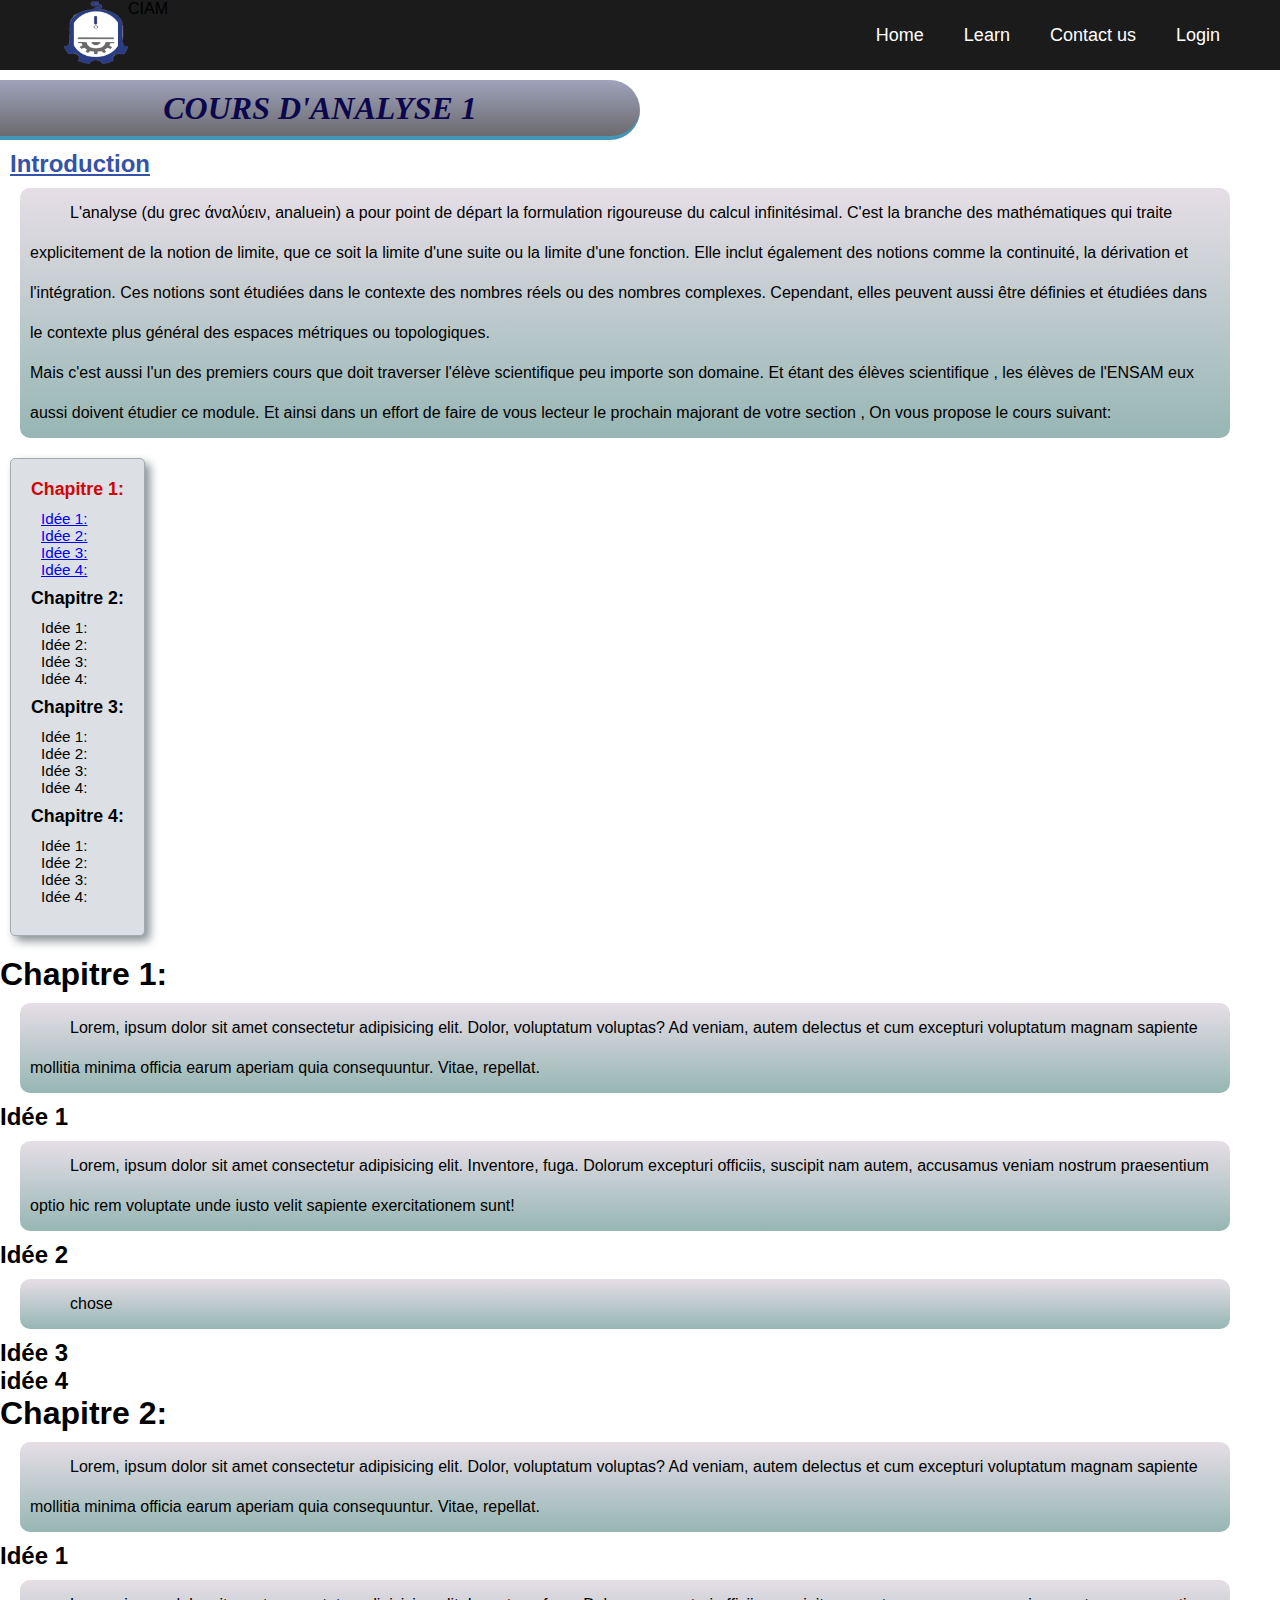
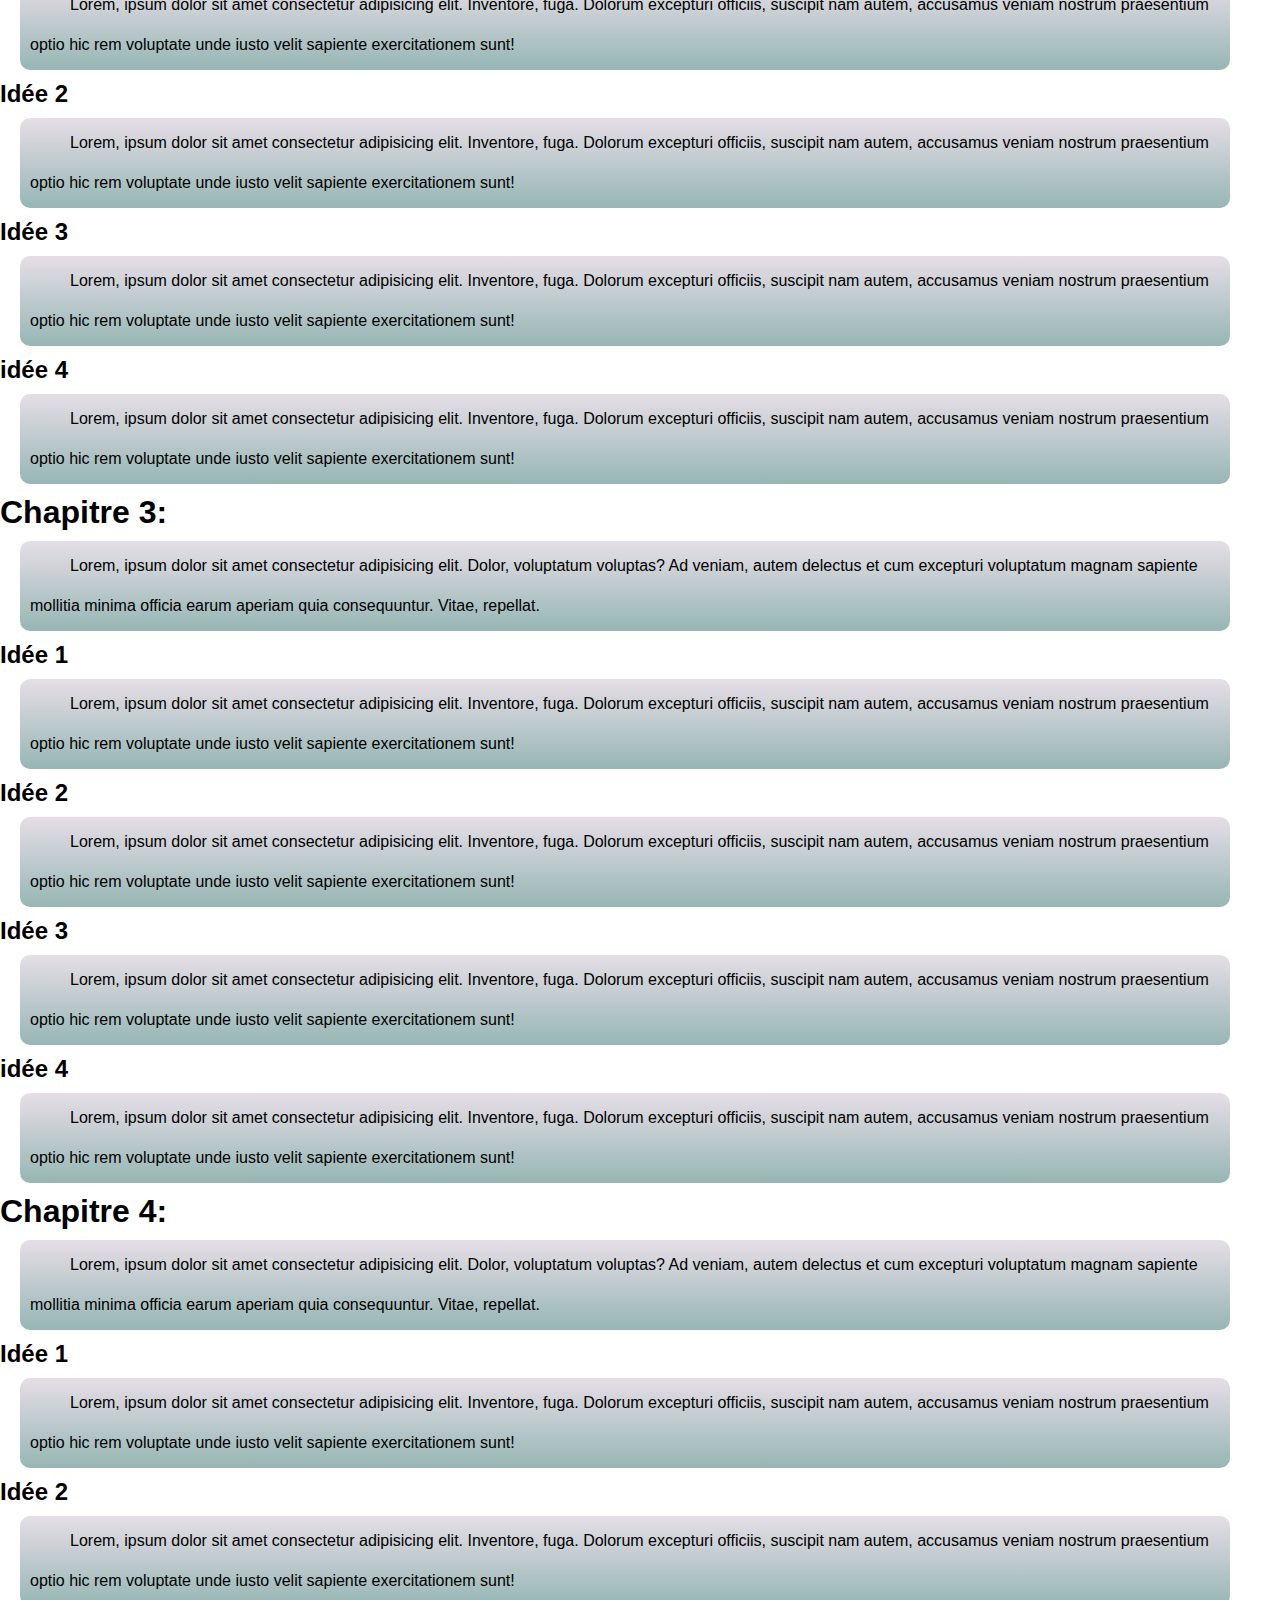
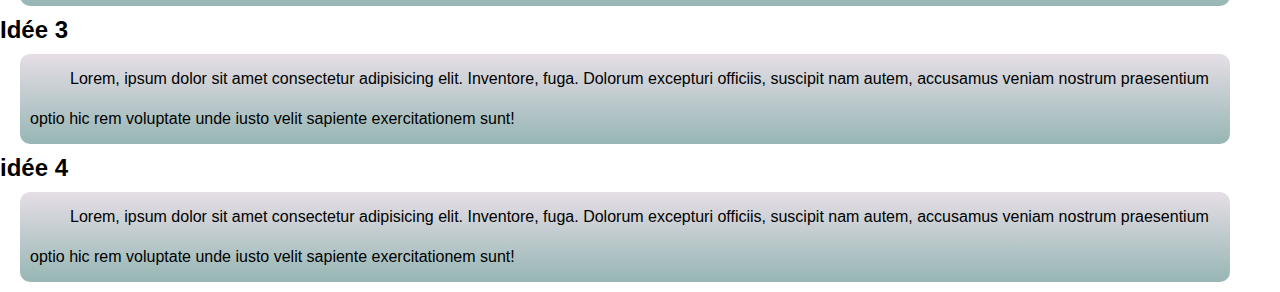
<file: THEACTUALPROJECTFILE/Analyse.html>
<!--Before digging into the code , beware , be scared , fear it , lists are not working for some reason
(i suspect it's because of the css , when I deleted the CSS link it worked. The 
CSS only contained the navbar style , so that's probably what's causing the problem)-->

<!DOCTYPE html>
<html lang="en">
<head>
    <meta charset="UTF-8">
    <meta http-equiv="X-UA-Compatible" content="IE=edge">
    <meta name="viewport" content="width=device-width, initial-scale=1.0">
    <link rel="stylesheet" href="Analysecour.css">
    <link rel="stylesheet" href="https://cdnjs.cloudflare.com/ajax/libs/font-awesome/4.7.0/css/font-awesome.min.css">
    <title>Analyse Cours</title>
</head>

<body>
    <!--///////This stuff concerns the navbard feel free to skip it (in fact you should skip it)\\\\\-->
    <nav>
        <div class="logo">
            <img src="Testingforthelogo.png" class="ImageLogo" alt="Logo CIAM" height="64"; width="64";>
         </div>
        <a class="StuffText">CIAM</a>
        <label for="btn" class="icon">
            <span class="fa fa-bars" aria-hidden="true"></span>
        </label>
        <input type="checkbox" id="btn">
        <ul>
            <li><a href="#">Home</a></li>
            <li>
                <label for="btn-1" class="show">Learn +</label>
                <a href="#">Learn</a>
                <input type="checkbox" id="btn-1">
                <ul>
                    <li><a href="#">Mathematique</a></li>
                    <li><a href="#">Informatique</a></li>
                    <li>
                        <label for="btn-2" class="show">More +</label>
                        <a href="#">More
                            <span class="fa fa-plus" aria-hidden="true"></span>
                        </a>
                        <input type="checkbox" id="btn-2">
                        <ul>
                            <li><a href="#">Practice</a></li>
                            <li><a href="#">Ressources</a></li>
                        </ul>
                    </li>
                </ul>
            </li>
            <li><a href="#">Contact us</a></li>
            <li><a href="#">Login</a></li>
        </ul>
    </nav>
    <!--///////The stuff above concerns the navbard feel free to skip it (in fact you should skip it)\\\\\-->

<div><h1 class="CoursAnalyseEntête">COURS D'ANALYSE 1</h1>
<h2 class="Introduction">Introduction</h2>
<p>L'analyse (du grec άναλύειν, analuein) a pour point de départ la formulation rigoureuse du calcul infinitésimal. C'est la branche des mathématiques qui traite explicitement de la notion de limite, que ce soit la limite d'une suite ou la limite d'une fonction. Elle inclut également des notions comme la continuité, la dérivation et l'intégration. Ces notions sont étudiées dans le contexte des nombres réels ou des nombres complexes. Cependant, elles peuvent aussi être définies et étudiées dans le contexte plus général des espaces métriques ou topologiques.
   <br> Mais c'est aussi l'un des premiers cours que doit traverser l'élève scientifique peu importe son domaine. Et étant des élèves scientifique , les élèves de l'ENSAM eux aussi doivent étudier ce module. Et ainsi dans un effort de faire de vous lecteur le prochain majorant de votre section , On vous propose le cours suivant:
</p>
<!--This list acts as an index the same as the index of a wikipedia page (I need to put it on a table)-->
<div class="ListDeCours">
    <h3><a href="#LTC1">Chapitre 1:</a></h3>
    <ol>
        <li><a href="#LTC1I1">Idée 1:</a></li>
        <li><a href="#LTC1I2">Idée 2:</a></li>
        <li><a href="#LTC1I3">Idée 3:</a></li>
        <li><a href="#LTC1I4">Idée 4:</a></li>
     </ol>
    <h3>Chapitre 2:</h3>
        <ol><li>Idée 1:</li>
        <li>Idée 2:</li>
        <li>Idée 3:</li>
        <li>Idée 4:</li> </ol>
    <h3>Chapitre 3:</h3>
    <ol> 
        <ul>Idée 1:</ul>
        <ul>Idée 2:</ul>
        <ul>Idée 3:</ul>
        <ul>Idée 4:</ul>
    </ol>
    <h3>Chapitre 4:</h3><ol>
        <ul>Idée 1:</ul>
        <ul>Idée 2:</ul>
        <ul>Idée 3:</ul>
        <ul>Idée 4:</ul> </ol>
</div>
<h1 class="TC1" id="LTC1">Chapitre 1:</h1>
    <p>Lorem, ipsum dolor sit amet consectetur adipisicing elit. Dolor, voluptatum voluptas? Ad veniam, autem delectus et cum excepturi voluptatum magnam sapiente mollitia minima officia earum aperiam quia consequuntur. Vitae, repellat.</p>
    <h2 class="TC1I1"id="LTC1I1">Idée 1</h2>
    <p>Lorem, ipsum dolor sit amet consectetur adipisicing elit. Inventore, fuga. Dolorum excepturi officiis, suscipit nam autem, accusamus veniam nostrum praesentium optio hic rem voluptate unde iusto velit sapiente exercitationem sunt!</p>
    <h2 class="TC1I2" id="LTC1I2">Idée 2</h2>
    <p>chose</p>
    <h2 class="TC1I3" id="LTC1I3">Idée 3</h2>
    <h2 class="TC1I4" id="LTC1I4">idée 4</h2>

<h1 class="TitreChapitre2" id="TitreChapitre2">Chapitre 2:</h1>
    <p>Lorem, ipsum dolor sit amet consectetur adipisicing elit. Dolor, voluptatum voluptas? Ad veniam, autem delectus et cum excepturi voluptatum magnam sapiente mollitia minima officia earum aperiam quia consequuntur. Vitae, repellat.</p>
    <h2 class="TC2I1"id="LTC2I1">Idée 1</h2>
    <p>Lorem, ipsum dolor sit amet consectetur adipisicing elit. Inventore, fuga. Dolorum excepturi officiis, suscipit nam autem, accusamus veniam nostrum praesentium optio hic rem voluptate unde iusto velit sapiente exercitationem sunt!</p>
    <h2 class="TC2I2" id="LTC2I2">Idée 2</h2>
    <p>Lorem, ipsum dolor sit amet consectetur adipisicing elit. Inventore, fuga. Dolorum excepturi officiis, suscipit nam autem, accusamus veniam nostrum praesentium optio hic rem voluptate unde iusto velit sapiente exercitationem sunt!</p>    
    <h2 class="TC2I3" id="LTC2I3">Idée 3</h2>
    <p>Lorem, ipsum dolor sit amet consectetur adipisicing elit. Inventore, fuga. Dolorum excepturi officiis, suscipit nam autem, accusamus veniam nostrum praesentium optio hic rem voluptate unde iusto velit sapiente exercitationem sunt!</p>
    <h2 class="TC2I4" id="LTC2I4">idée 4</h2>
    <p>Lorem, ipsum dolor sit amet consectetur adipisicing elit. Inventore, fuga. Dolorum excepturi officiis, suscipit nam autem, accusamus veniam nostrum praesentium optio hic rem voluptate unde iusto velit sapiente exercitationem sunt!</p>
<h1 class="TitreChapitre3" id="TitreChapitre3">Chapitre 3:</h1>
    <p>Lorem, ipsum dolor sit amet consectetur adipisicing elit. Dolor, voluptatum voluptas? Ad veniam, autem delectus et cum excepturi voluptatum magnam sapiente mollitia minima officia earum aperiam quia consequuntur. Vitae, repellat.</p>
    <h2 class="TC3I1"id="LTC3I1">Idée 1</h2>
    <p>Lorem, ipsum dolor sit amet consectetur adipisicing elit. Inventore, fuga. Dolorum excepturi officiis, suscipit nam autem, accusamus veniam nostrum praesentium optio hic rem voluptate unde iusto velit sapiente exercitationem sunt!</p>
    <h2 class="TC3I2" id="LTC3I2">Idée 2</h2>
    <p>Lorem, ipsum dolor sit amet consectetur adipisicing elit. Inventore, fuga. Dolorum excepturi officiis, suscipit nam autem, accusamus veniam nostrum praesentium optio hic rem voluptate unde iusto velit sapiente exercitationem sunt!</p>    
    <h2 class="TC3I3" id="LTC3I3">Idée 3</h2>
    <p>Lorem, ipsum dolor sit amet consectetur adipisicing elit. Inventore, fuga. Dolorum excepturi officiis, suscipit nam autem, accusamus veniam nostrum praesentium optio hic rem voluptate unde iusto velit sapiente exercitationem sunt!</p>
    <h2 class="TC3I4" id="LTC3I4">idée 4</h2>
    <p>Lorem, ipsum dolor sit amet consectetur adipisicing elit. Inventore, fuga. Dolorum excepturi officiis, suscipit nam autem, accusamus veniam nostrum praesentium optio hic rem voluptate unde iusto velit sapiente exercitationem sunt!</p>


<h1 class="TitreChapitre4" id="TitreChapitre4">Chapitre 4:</h1>
    <p>Lorem, ipsum dolor sit amet consectetur adipisicing elit. Dolor, voluptatum voluptas? Ad veniam, autem delectus et cum excepturi voluptatum magnam sapiente mollitia minima officia earum aperiam quia consequuntur. Vitae, repellat.</p>
    <h2 class="TC4I1"id="LTC4I1">Idée 1</h2>
    <p>Lorem, ipsum dolor sit amet consectetur adipisicing elit. Inventore, fuga. Dolorum excepturi officiis, suscipit nam autem, accusamus veniam nostrum praesentium optio hic rem voluptate unde iusto velit sapiente exercitationem sunt!</p>
    <h2 class="TC4I2" id="LTC4I2">Idée 2</h2>
    <p>Lorem, ipsum dolor sit amet consectetur adipisicing elit. Inventore, fuga. Dolorum excepturi officiis, suscipit nam autem, accusamus veniam nostrum praesentium optio hic rem voluptate unde iusto velit sapiente exercitationem sunt!</p>    
    <h2 class="TC4I3" id="LTC4I3">Idée 3</h2>
    <p>Lorem, ipsum dolor sit amet consectetur adipisicing elit. Inventore, fuga. Dolorum excepturi officiis, suscipit nam autem, accusamus veniam nostrum praesentium optio hic rem voluptate unde iusto velit sapiente exercitationem sunt!</p>
    <h2 class="TC4I4" id="LTC4I4">idée 4</h2>
    <p>Lorem, ipsum dolor sit amet consectetur adipisicing elit. Inventore, fuga. Dolorum excepturi officiis, suscipit nam autem, accusamus veniam nostrum praesentium optio hic rem voluptate unde iusto velit sapiente exercitationem sunt!</p>

</div>
</body>
</html>
</file>
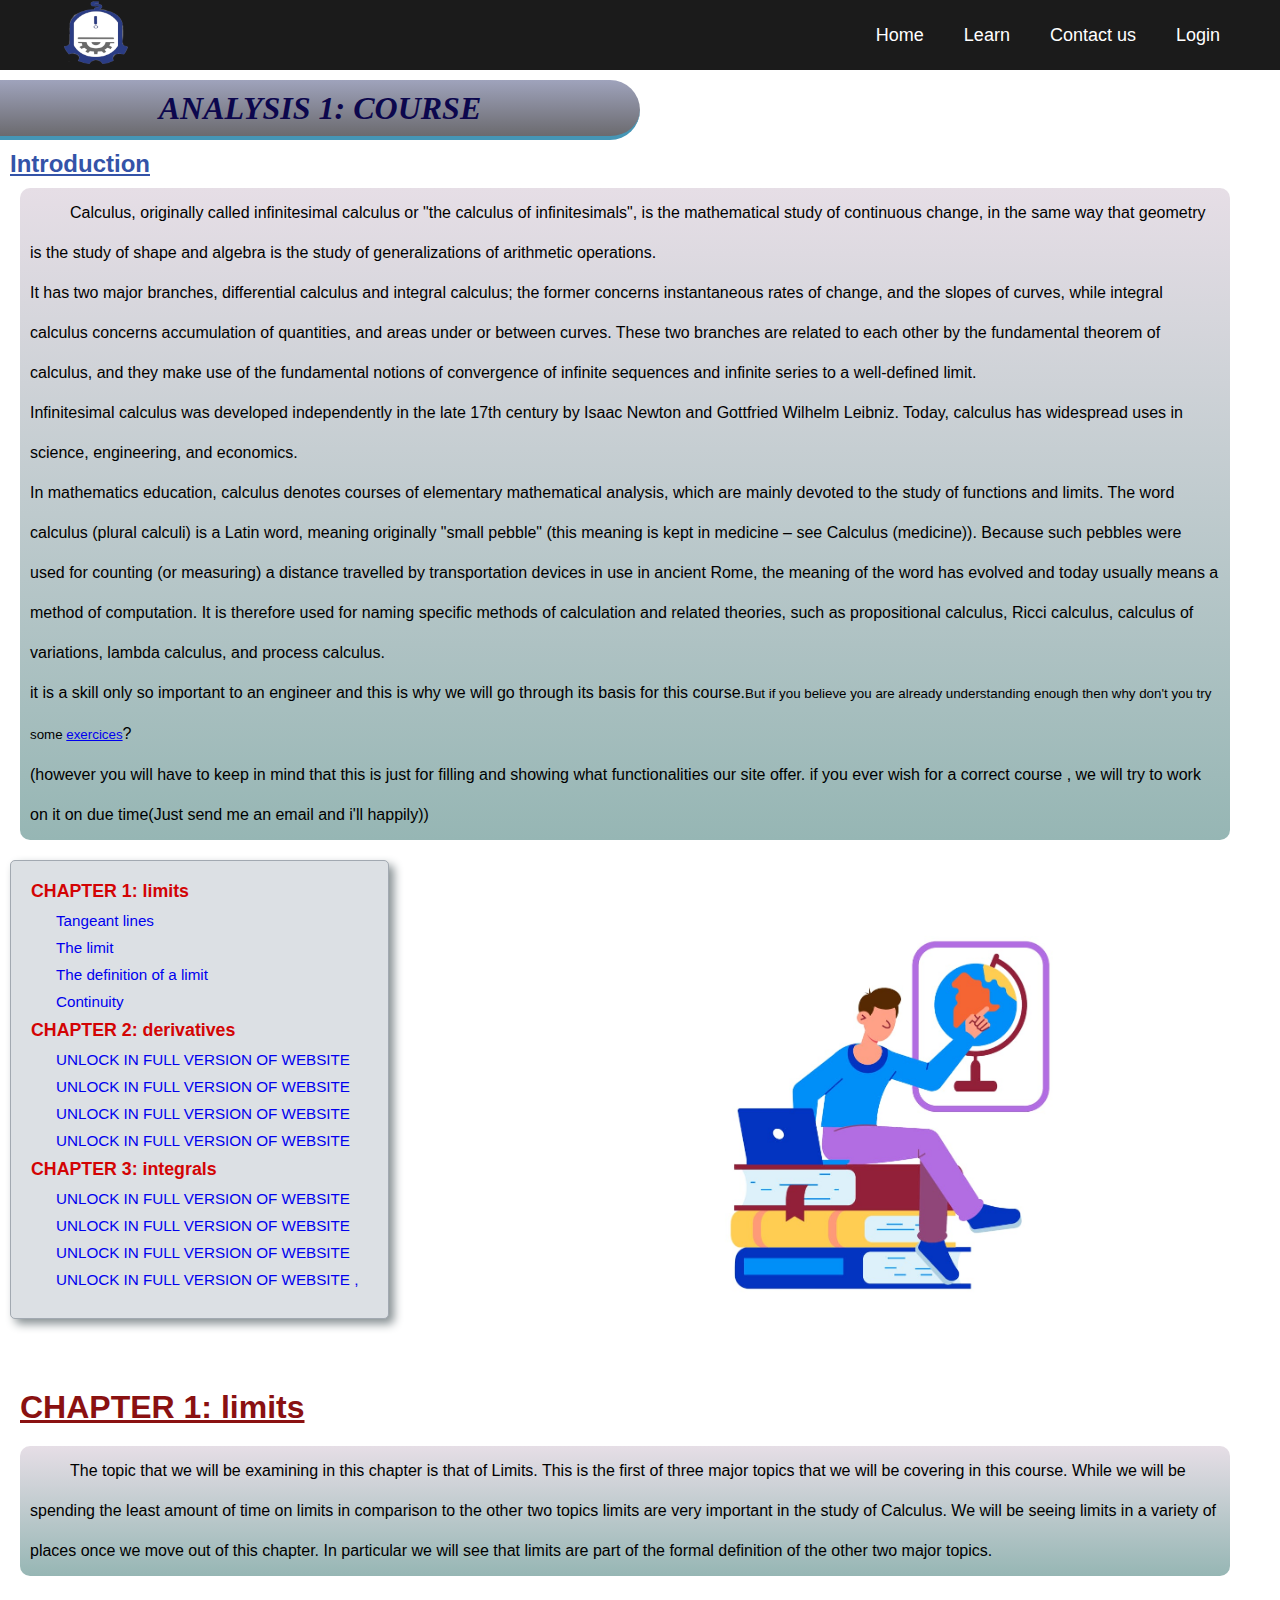
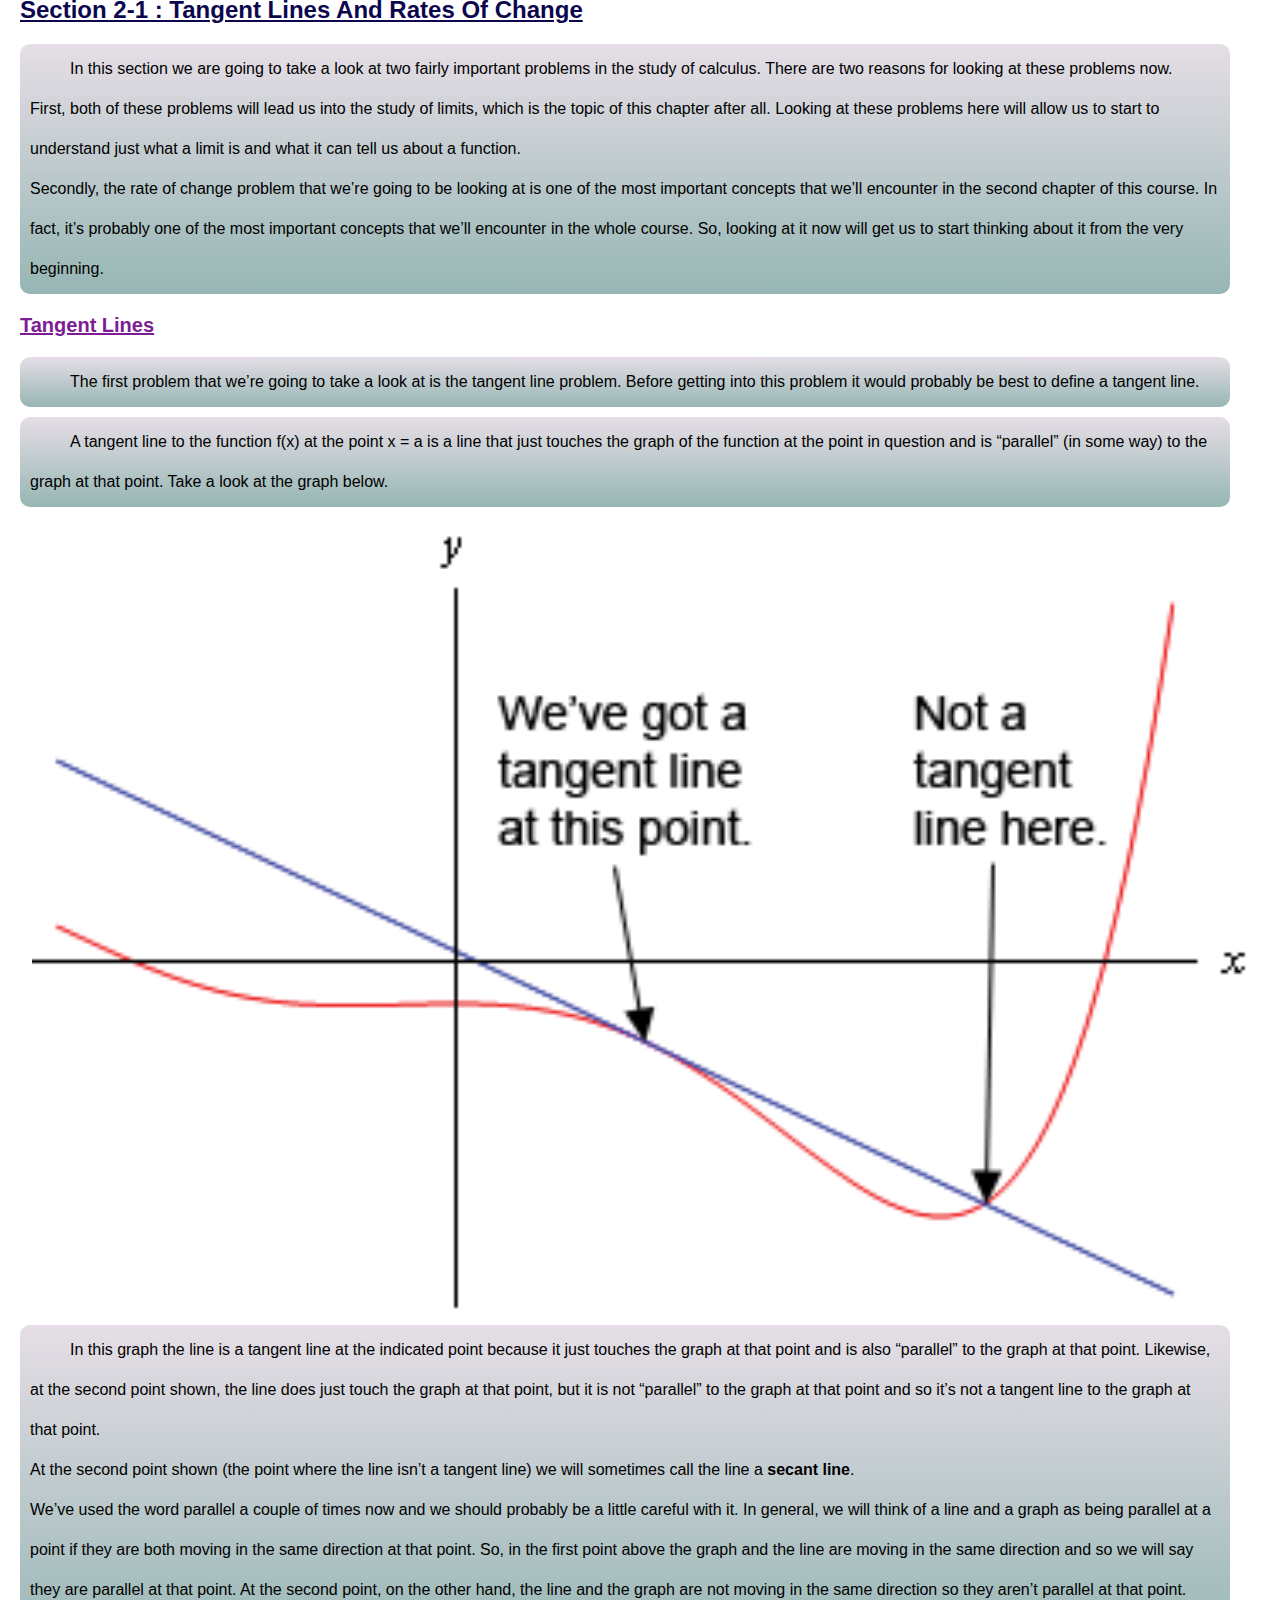
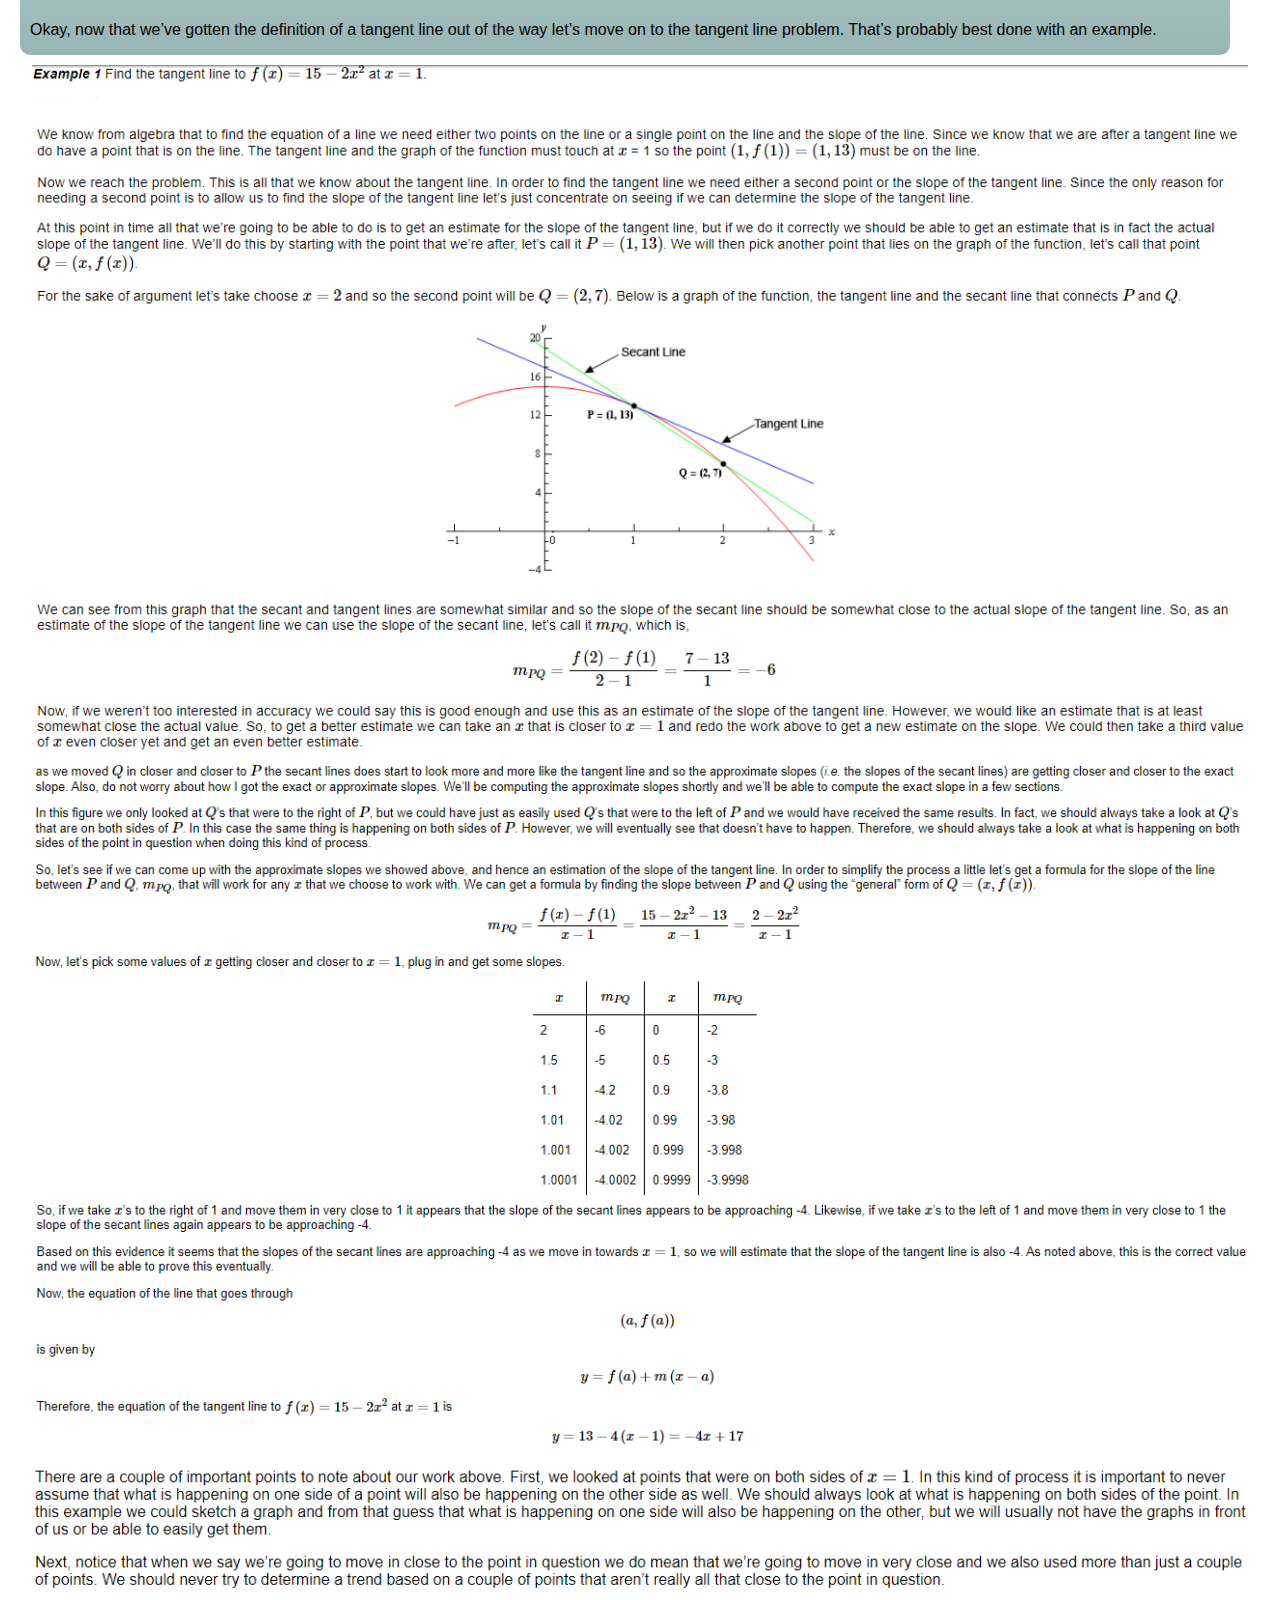
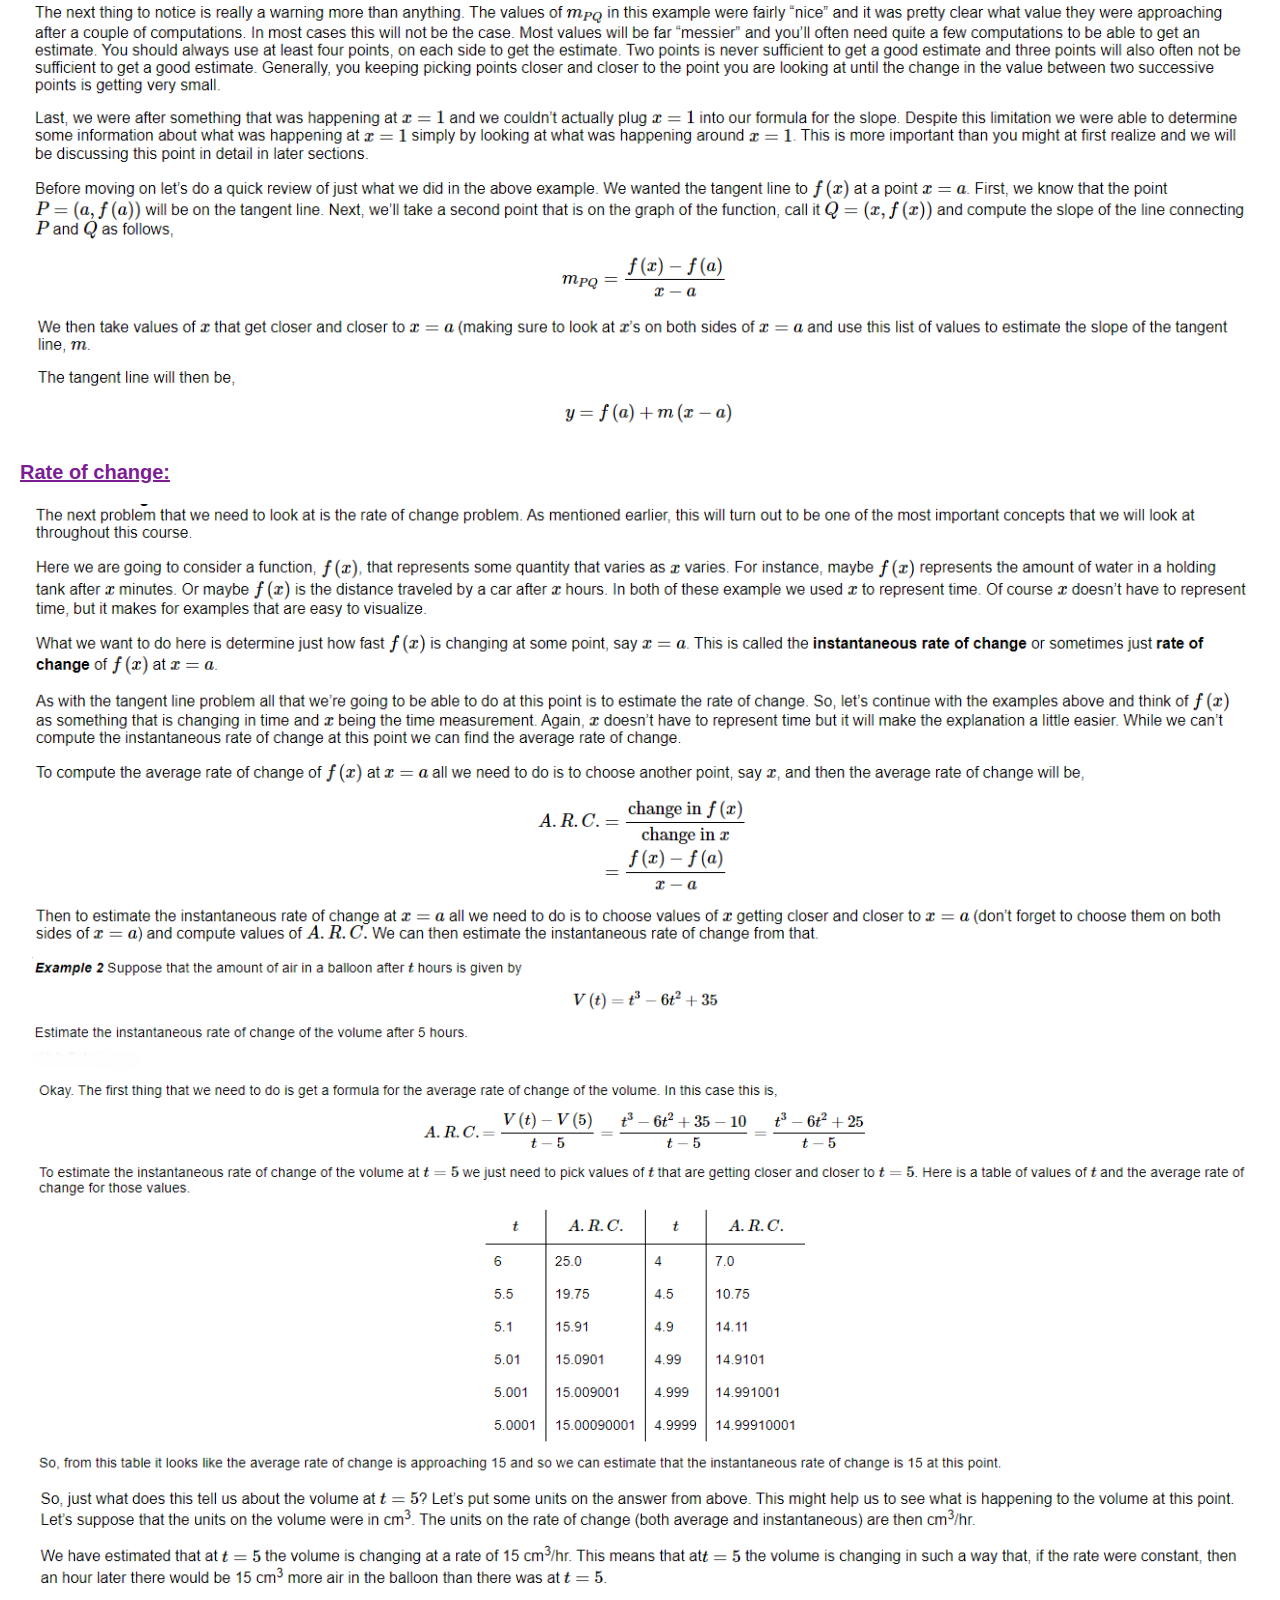
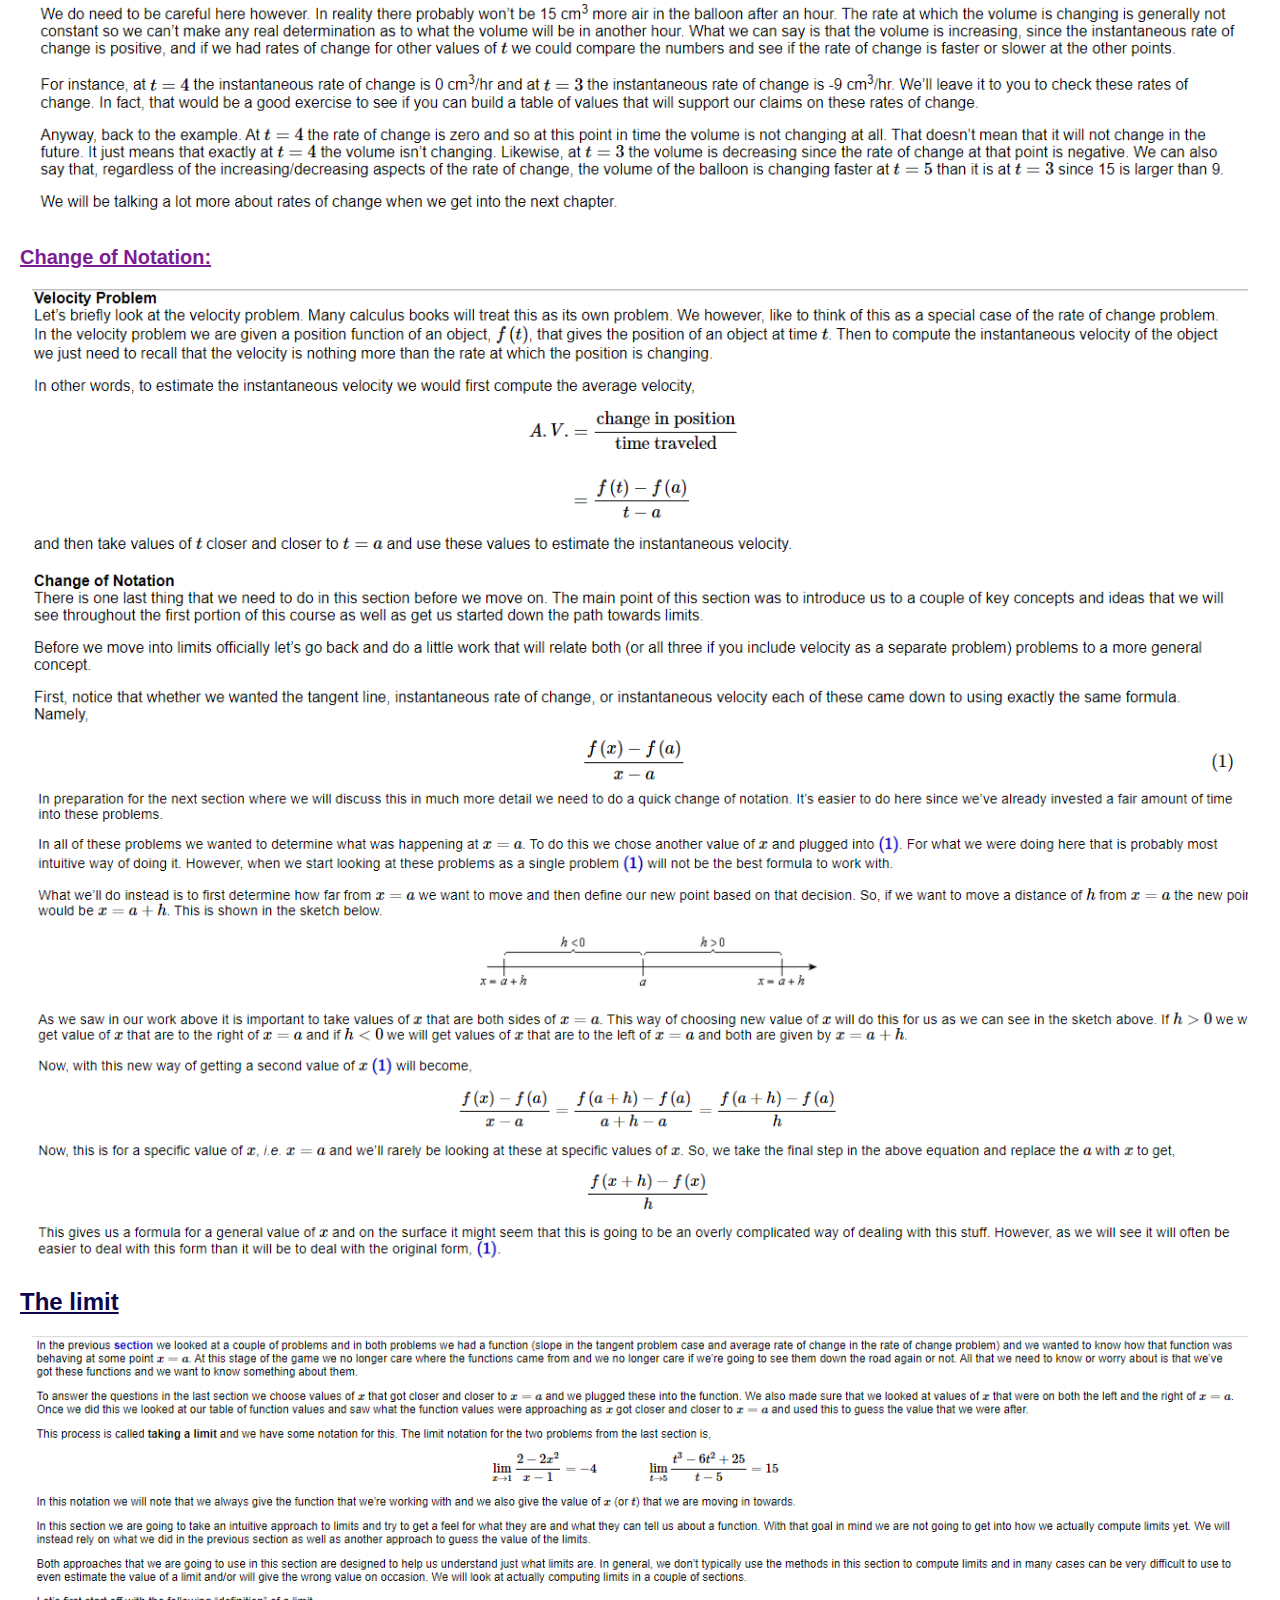
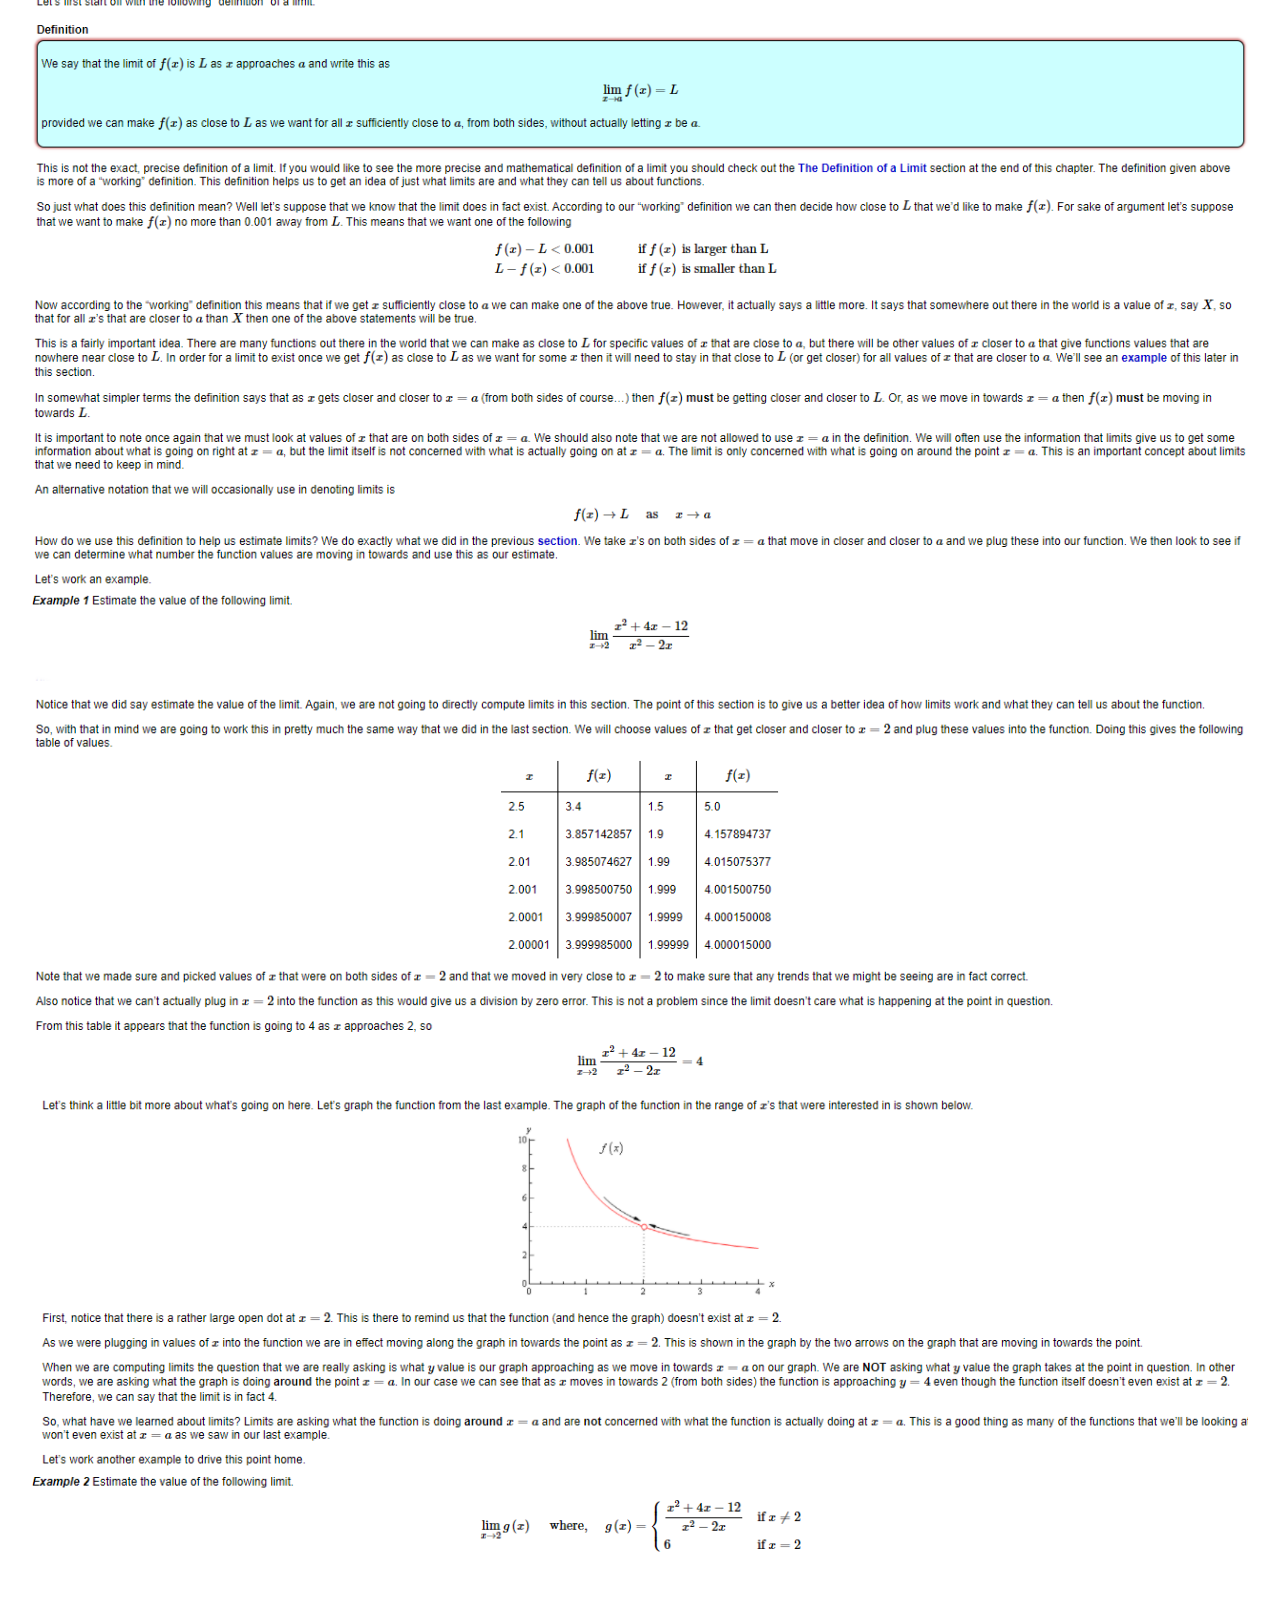
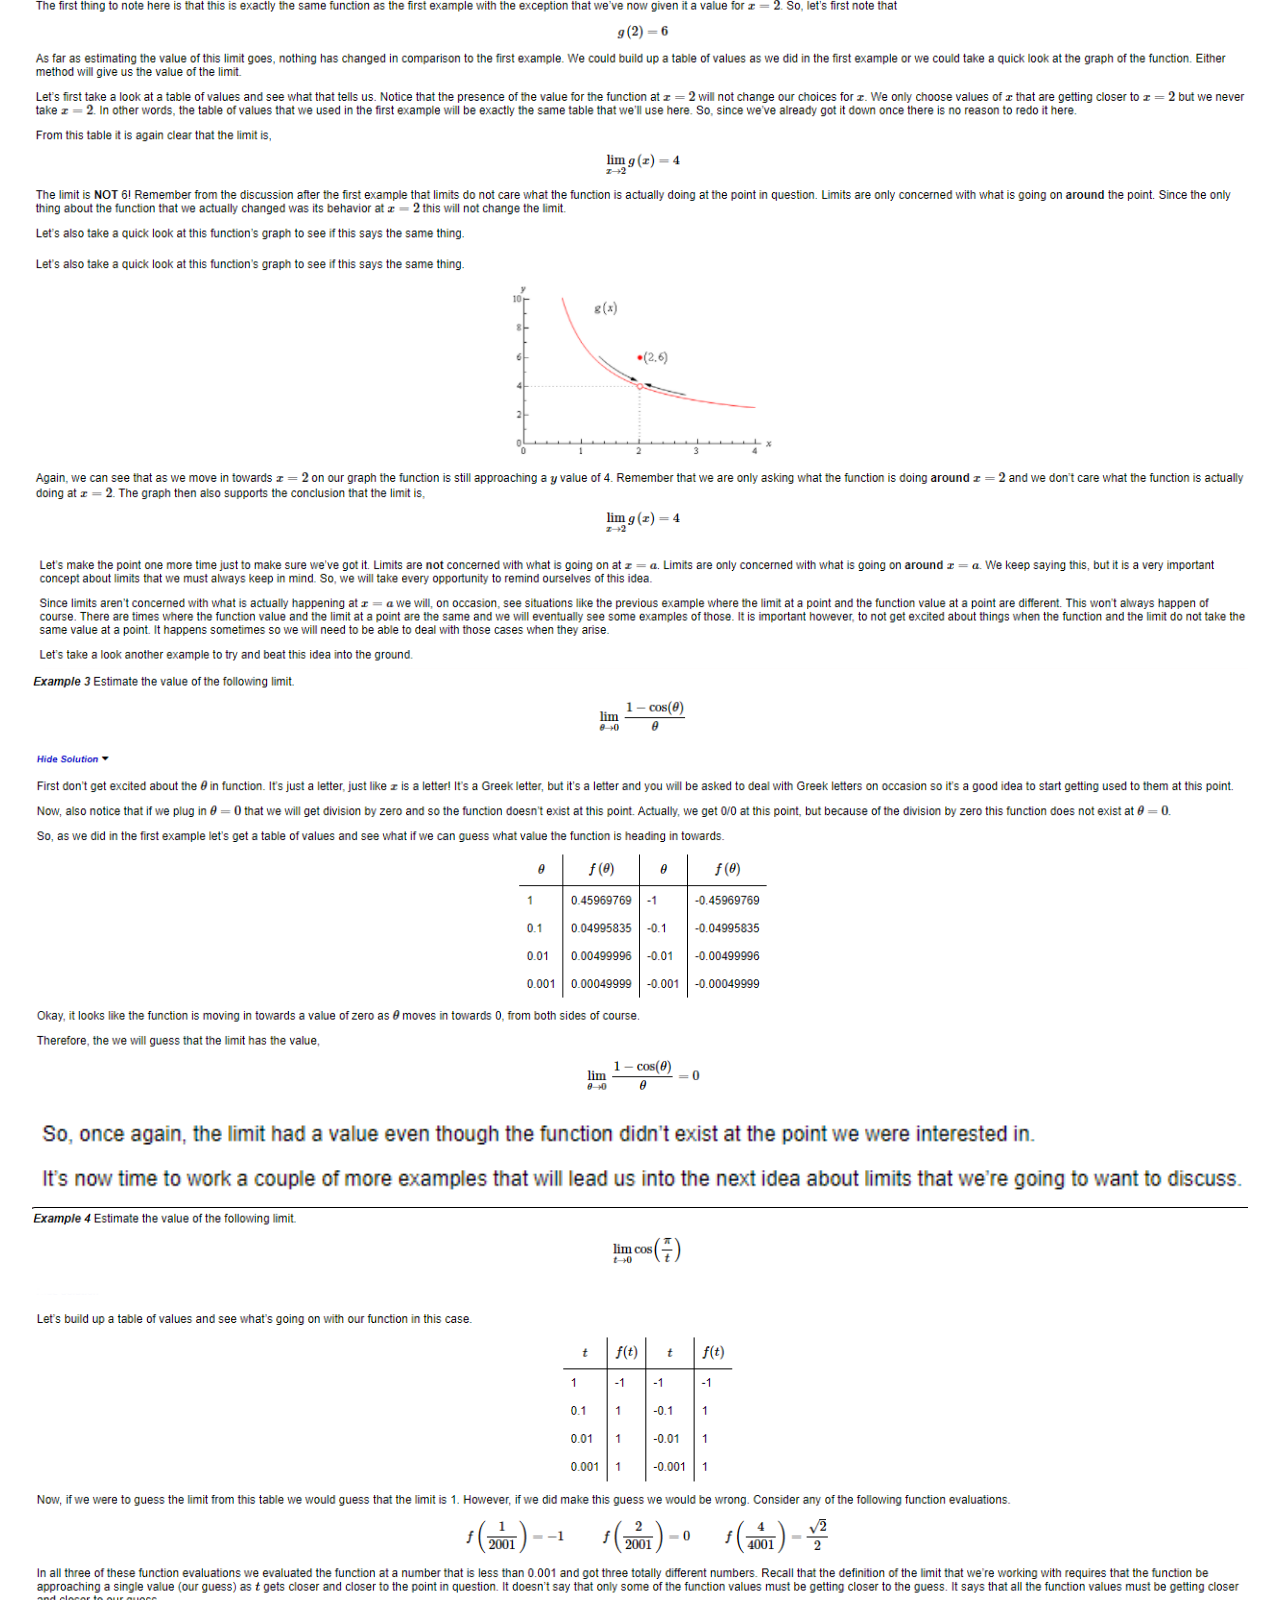
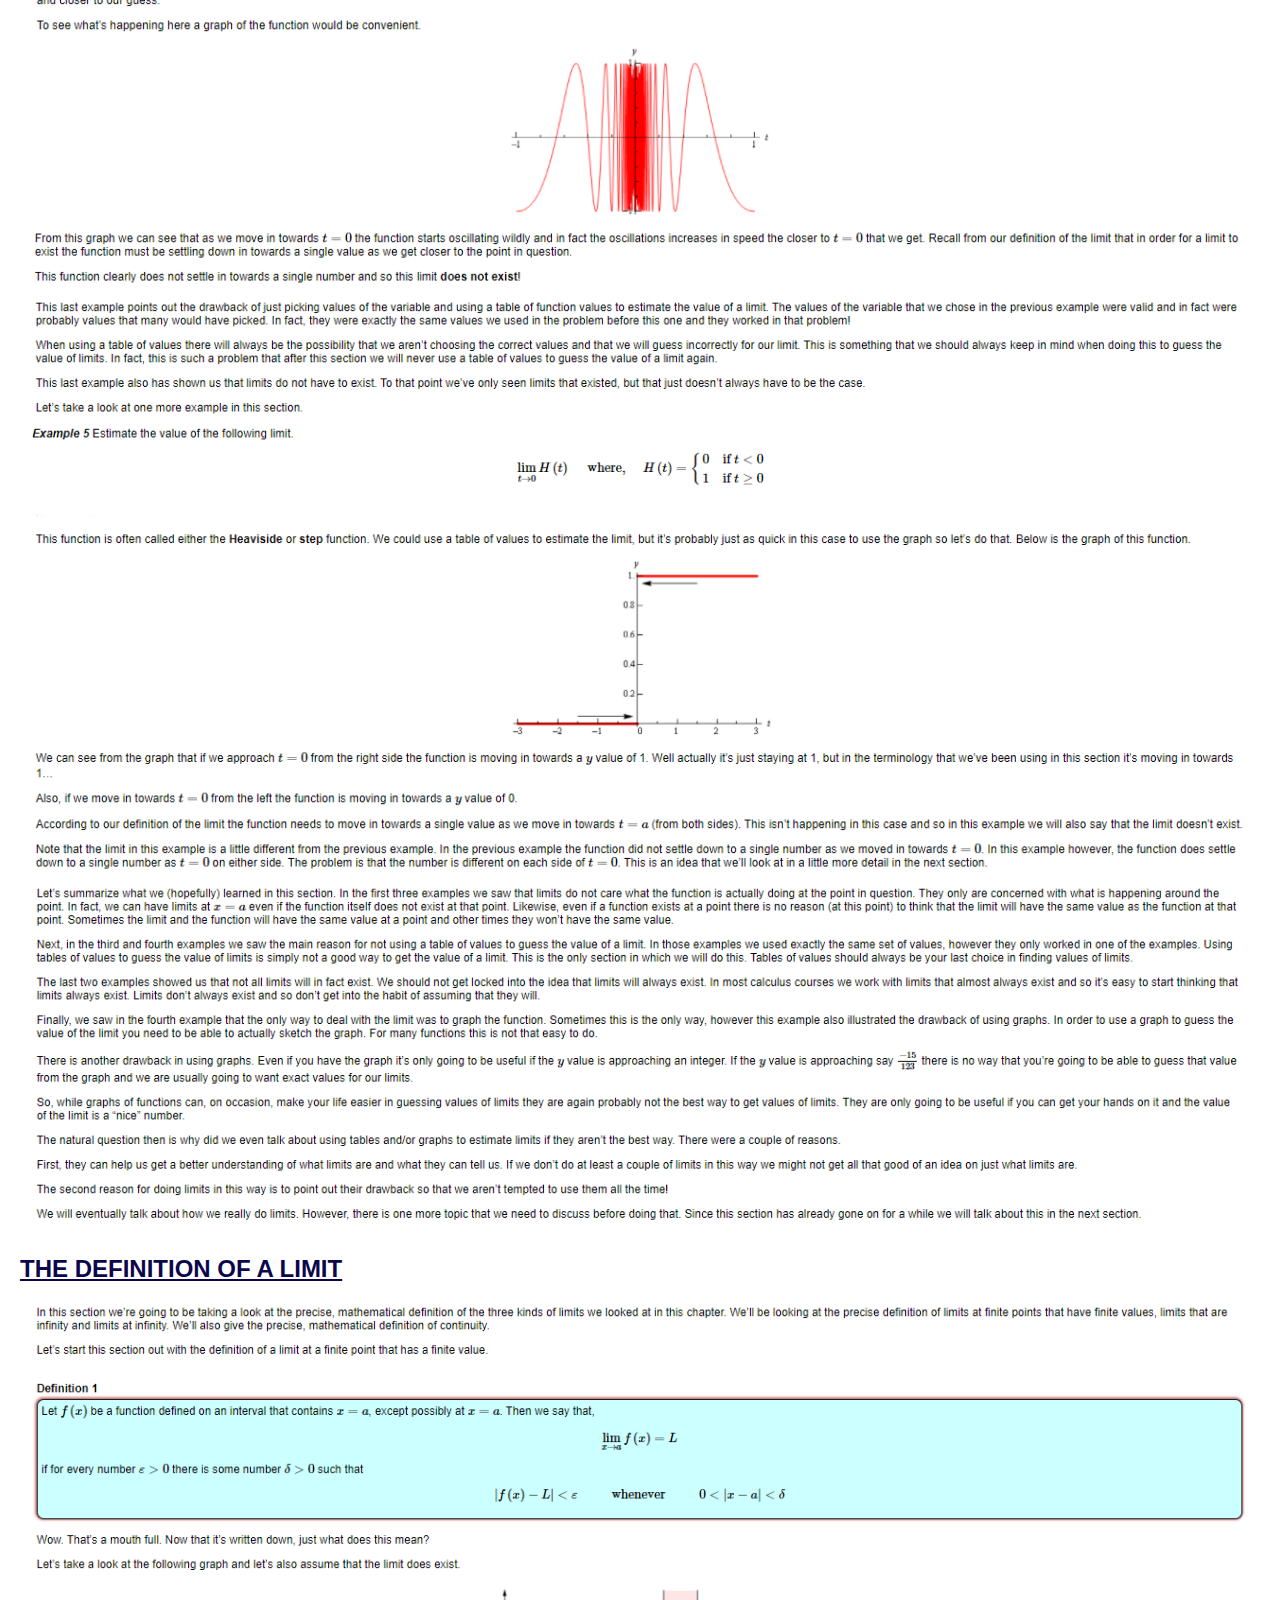
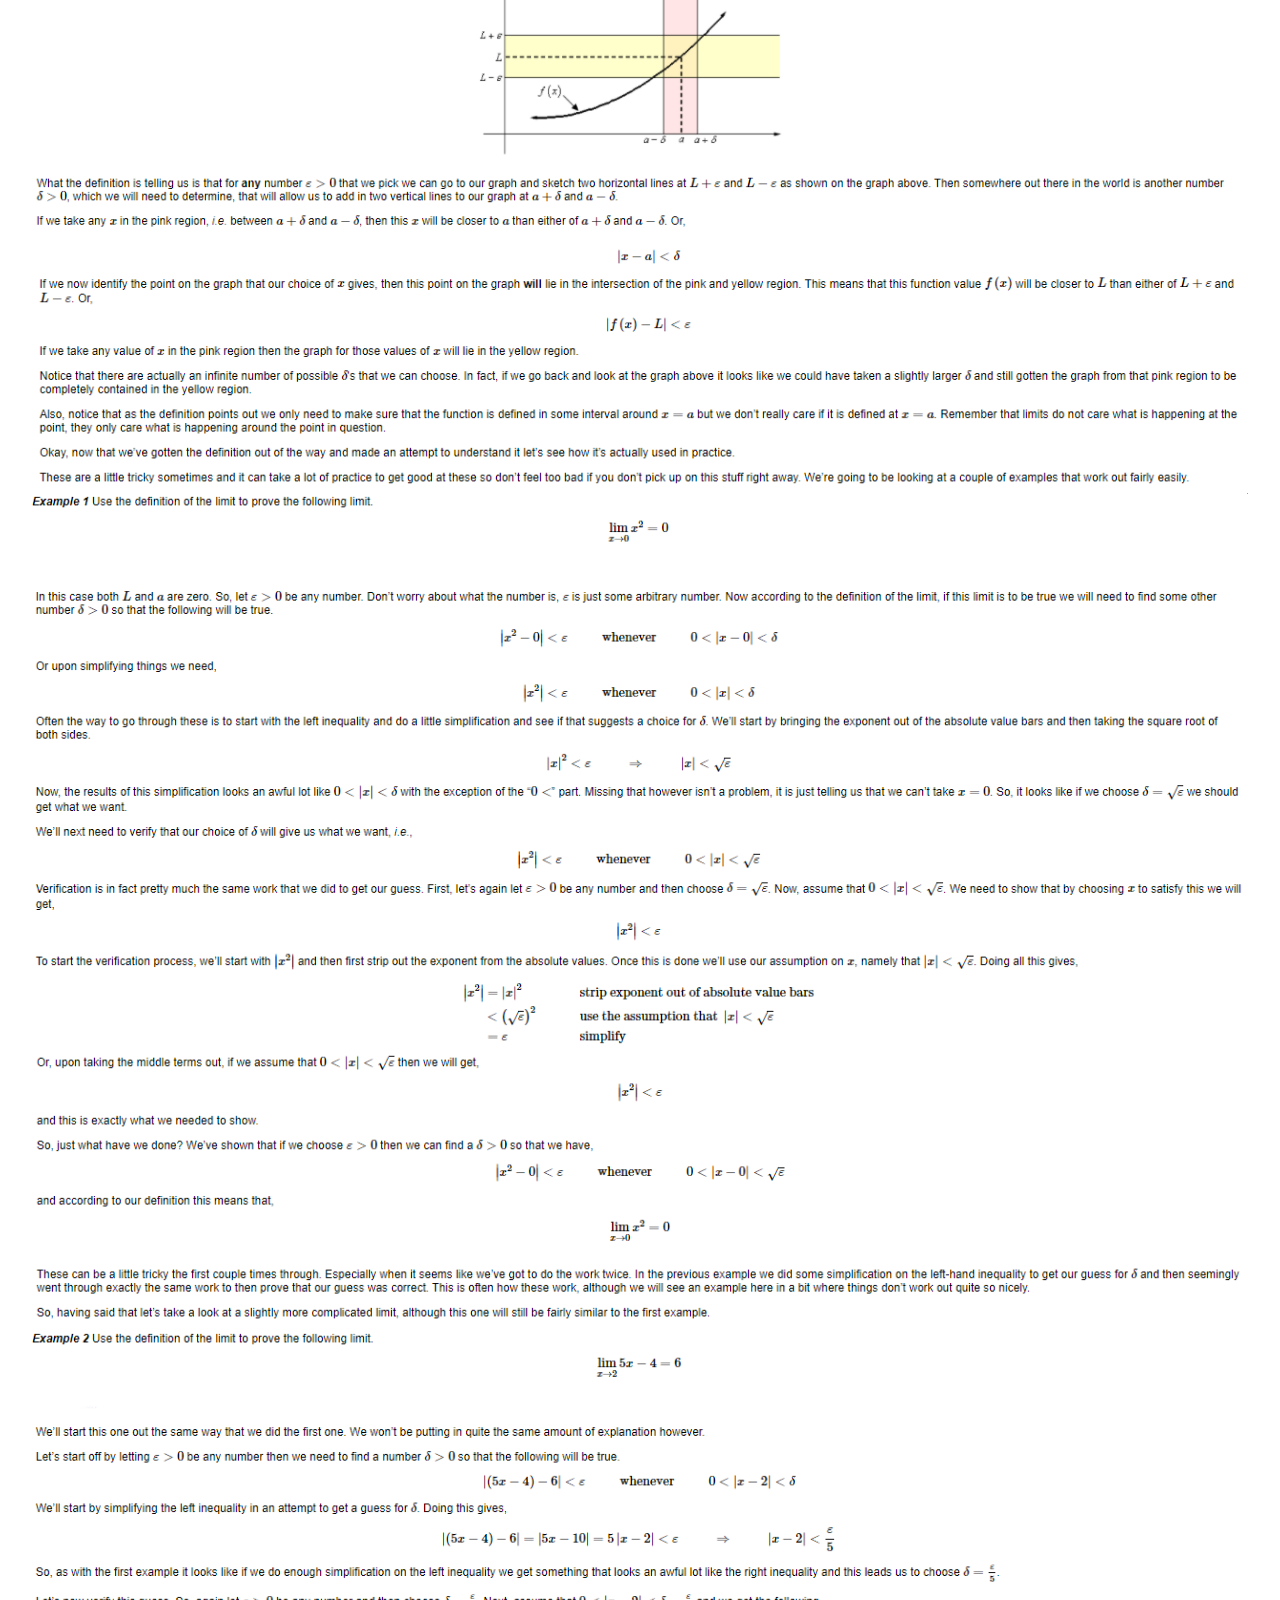
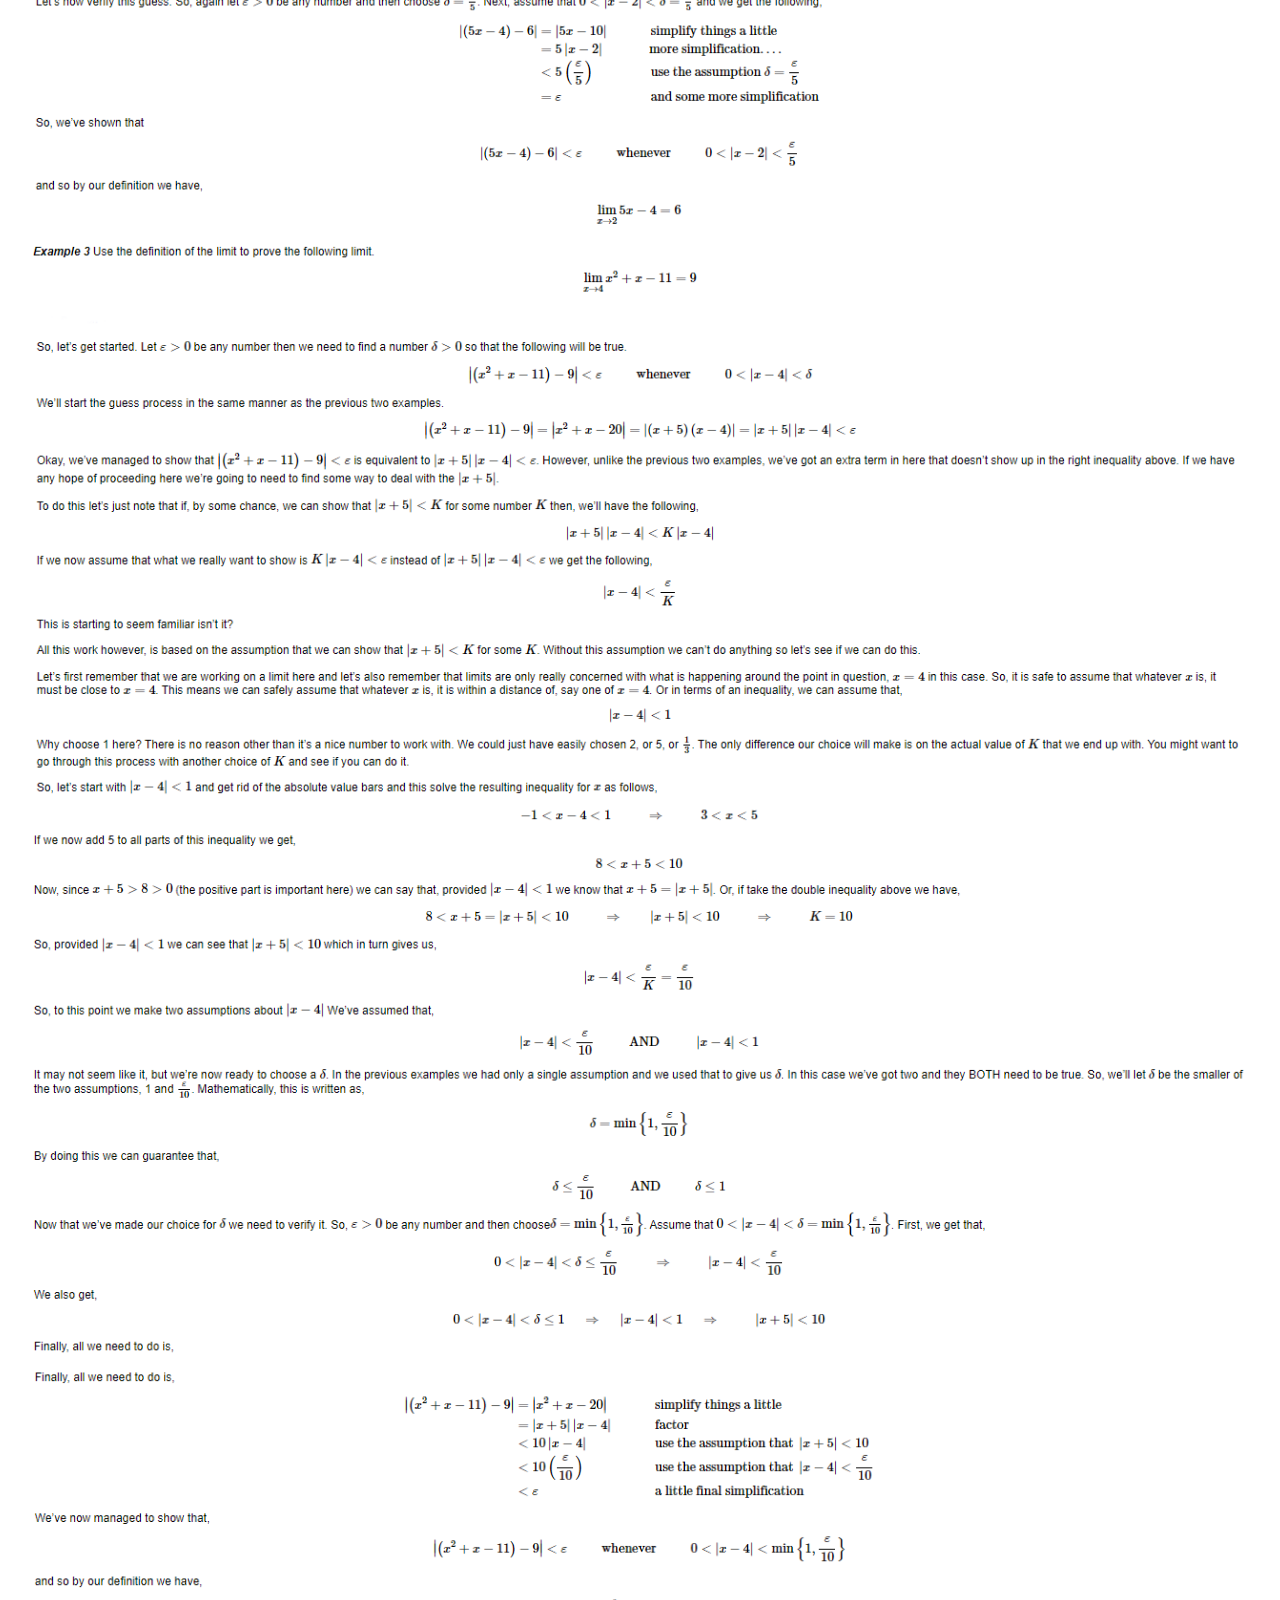
<file: THEACTUALPROJECTFILE/AnalyseCours.html>
<!--Before digging into the code , beware , be scared , fear it , lists are not working for some reason
(i suspect it's because of the css , when I deleted the CSS link it worked. The 
CSS only contained the navbar style , so that's probably what's causing the problem)-->
<!--The problem with lists is fixed..The index numbers in fact are HIDDEN AT THE RIGHT OF THE MARGIN
. I DONT KNOW HOW????? I GUESS THAT'S HOW IT WORKS FOR YOU -->

<!DOCTYPE html>
<html lang="en">
<head>
    <meta charset="UTF-8">
    <meta http-equiv="X-UA-Compatible" content="IE=edge">
    <meta name="viewport" content="width=device-width, initial-scale=1.0">
    <link rel="stylesheet" href="Analysecour.css">
    <link rel="stylesheet" href="https://cdnjs.cloudflare.com/ajax/libs/font-awesome/4.7.0/css/font-awesome.min.css">
    <title>CALCULUS 1: COURSE</title>
</head>

<body>
    <!--///////This stuff concerns the navbard feel free to skip it (in fact you should skip it)\\\\\-->
    <nav>
        <div class="logo">
            <a href="#"><img src="Testingforthelogo.png" class="ImageLogo" alt="Logo CIAM" height="64"; width="64";></a>
        </div>
        <label for="btn" class="icon">
            <span class="fa fa-bars" aria-hidden="true"></span>
        </label>
        <input type="checkbox" id="btn">
        <ul>
            <li><a href="learnpage.html">Home</a></li>
            <li>
                <label for="btn-1" class="show">Learn +</label>
                <a href="#">Learn</a>
                <input type="checkbox" id="btn-1">
                <ul>
                    <li><a href="AnalyseCours.html">Mathematique</a></li>
                    <li><a href="Errorpage.html">Informatique</a></li>
                    <li>
                        <label for="btn-2" class="show">More +</label>
                        <a href="#">More
                            <span class="fa fa-plus" aria-hidden="true"></span>
                        </a>
                        <input type="checkbox" id="btn-2">
                        <ul>
                            <li><a href="AnalyseExercice.html">Practice</a></li>
                            <li><a href="Errorpage.html">Ressources</a></li>
                        </ul>
                    </li>
                </ul>
            </li>
            <li><a href="Errorpage.html">Contact us</a></li>
            <li><a href="#">Login</a></li>
        </ul>
    </nav>
    <!--///////The stuff above concerns the navbard feel free to skip it (in fact you should skip it)\\\\\-->

<div class="IamNotWorkingOnThatOneByOne" style="background-color:#ffffff;"><h1 class="CoursAnalyseEntête">ANALYSIS 1: COURSE</h1>
<h2 class="Introduction">Introduction</h2>
<p>Calculus, originally called infinitesimal calculus or "the calculus of infinitesimals", is the mathematical study of continuous change, in the same way that geometry is the study of shape and algebra is the study of generalizations of arithmetic operations.</br>

    It has two major branches, differential calculus and integral calculus; the former concerns instantaneous rates of change, and the slopes of curves, while integral calculus concerns accumulation of quantities, and areas under or between curves. These two branches are related to each other by the fundamental theorem of calculus, and they make use of the fundamental notions of convergence of infinite sequences and infinite series to a well-defined limit.</br>
    
    Infinitesimal calculus was developed independently in the late 17th century by Isaac Newton and Gottfried Wilhelm Leibniz. Today, calculus has widespread uses in science, engineering, and economics. </br>
    
    In mathematics education, calculus denotes courses of elementary mathematical analysis, which are mainly devoted to the study of functions and limits. The word calculus (plural calculi) is a Latin word, meaning originally "small pebble" (this meaning is kept in medicine – see Calculus (medicine)). Because such pebbles were used for counting (or measuring) a distance travelled by transportation devices in use in ancient Rome, the meaning of the word has evolved and today usually means a method of computation. It is therefore used for naming specific methods of calculation and related theories, such as propositional calculus, Ricci calculus, calculus of variations, lambda calculus, and process calculus.</br>
    it is a skill only so important to an engineer and this is why we will go through its basis for this course.<a style="font-size: smaller;">But if you believe you are already understanding enough then why don't you try some <a href="AnalyseExercice.html" style="font-size: smaller;">exercices</a>?</a>
    </br>
    (however you will have to keep in mind that this is just for filling and showing what functionalities our site offer. if you ever wish for a correct course , we will try to work on it on due time(Just send me an email and i'll happily))
</p>
<!--This list acts as an index the same as the index of a wikipedia page (I need to put it on a table)-->
<div class="ListDeCours">
    <h3><a href="#LTC1">CHAPTER 1: limits</a></h3>
    <ol>
        <li class="ListeIndexation"><a href="#LTC1I1">Tangeant lines</a></li>
        <li class="ListeIndexation"><a href="#LTC1I2">The limit</a></li>
        <li class="ListeIndexation"><a href="#LTC1I3">The definition of a limit</a></li>
        <li class="ListeIndexation"><a href="#LTC1I4">Continuity</a></li>
     </ol>
    <h3><a href="#LTC2">CHAPTER 2: derivatives</a></h3>
        <ol><li class="ListeIndexation"><a href="#LTC2I1">UNLOCK IN FULL VERSION OF WEBSITE</a></li>
        <li class="ListeIndexation"><a href="#LTC2I2">UNLOCK IN FULL VERSION OF WEBSITE</a></li>
        <li class="ListeIndexation"><a href="#LTC2I3">UNLOCK IN FULL VERSION OF WEBSITE</a></li>
        <li class="ListeIndexation"><a href="#LTC2I4">UNLOCK IN FULL VERSION OF WEBSITE</a></li></ol>
    <h3><a href="#LTC3">CHAPTER 3: integrals</a></h3>
    <ol> 
        <ul class="ListeIndexation"><a href="#LTC3I1">UNLOCK IN FULL VERSION OF WEBSITE</a></ul>
        <ul class="ListeIndexation"><a href="#LTC3I2">UNLOCK IN FULL VERSION OF WEBSITE</a></ul>
        <ul class="ListeIndexation"><a href="#LTC3I3">UNLOCK IN FULL VERSION OF WEBSITE</a></ul>
        <ul class="ListeIndexation"><a href="#LTC3I4">UNLOCK IN FULL VERSION OF WEBSITE ,</a></ul>
    </ol>
</div>
<span class="picture"><img src="Ressources and pictures\IMG-20211104-WA0019.jpg"></span>
<h1 class="T" id="LTC1">CHAPTER 1: limits</h1>
    <p>The topic that we will be examining in this chapter is that of Limits.  This is the first of three major topics that we will be covering in this course.  While we will be spending the least amount of time on limits in comparison to the other two topics limits are very important in the study of Calculus.  We will be seeing limits in a variety of places once we move out of this chapter.  In particular we will see that limits are part of the formal definition of the other two major topics.</p>
    <h2 class="I"id="LTC1I1">Section 2-1 : Tangent Lines And Rates Of Change</h2>
    <p>In this section we are going to take a look at two fairly important problems in the study of calculus. There are two reasons for looking at these problems now.
    </br>
    First, both of these problems will lead us into the study of limits, which is the topic of this chapter after all. Looking at these problems here will allow us to start to understand just what a limit is and what it can tell us about a function.
    </br>
    Secondly, the rate of change problem that we’re going to be looking at is one of the most important concepts that we’ll encounter in the second chapter of this course. In fact, it’s probably one of the most important concepts that we’ll encounter in the whole course. So, looking at it now will get us to start thinking about it from the very beginning.
    </br></p>
    <h3 Class="ST">Tangent Lines</h3>
    <p>The first problem that we’re going to take a look at is the tangent line problem.  Before getting into this problem it would probably be best to define a tangent line.</p>
    <p>A tangent line to the function 
        f(x) at the point x = a is a line that just touches the graph of the function at the point in question and is “parallel” (in some way) to the graph at that point. Take a look at the graph below.</p>
        <div class="CENTERIMG"><img alt="A graph of some (unknown) function as well as a line.  Indicated on the graph is a point where the line forms a tangent line to the graph of the function (i.e. is parallel to the graph of the function) and a point where the line does not form a tangent line to the graph of the function (i.e. is not parallel to the graph of the function)." height="235" src="Ressources and pictures\Analyse1C1T1I1.png" width="360"></div>
    <p>In this graph the line is a tangent line at the indicated point because it just touches the graph at that point and is also “parallel” to the graph at that point. Likewise, at the second point shown, the line does just touch the graph at that point, but it is not “parallel” to the graph at that point and so it’s not a tangent line to the graph at that point.
    </br>
    At the second point shown (the point where the line isn’t a tangent line) we will sometimes call the line a <b>secant line</b>.
    </br>
    We’ve used the word parallel a couple of times now and we should probably be a little careful with it. In general, we will think of a line and a graph as being parallel at a point if they are both moving in the same direction at that point. So, in the first point above the graph and the line are moving in the same direction and so we will say they are parallel at that point. At the second point, on the other hand, the line and the graph are not moving in the same direction so they aren’t parallel at that point.
    </br>
    Okay, now that we’ve gotten the definition of a tangent line out of the way let’s move on to the tangent line problem. That’s probably best done with an example.</p>
    <div class="CENTERIMG">
        <img alt="Page of the course:" src="Ressources and pictures\Analyse1C1T1I2.PNG">
        <img alt="Page of the course:" src="Ressources and pictures\Analyse1C1T1I3.PNG">
        <img alt="Page of the course:" src="Ressources and pictures\Analyse1C1T1I4.PNG">
        <img alt="Page of the course:" src="Ressources and pictures\Analyse1C1T1I5.PNG">
        <img alt="Page of the course:" src="Ressources and pictures\Analyse1C1T1I6.PNG">
        <img alt="Page of the course:" src="Ressources and pictures\Analyse1C1T1I7.PNG">
    </div>
    <h3 Class="ST">Rate of change:</h3>
    <div class="CENTERIMG">
        <img alt="Page of the course:" src="Ressources and pictures\Analyse1C1T1I8.PNG">
        <img alt="Page of the course:" src="Ressources and pictures\Analyse1C1T1I9.PNG">
        <img alt="Page of the course:" src="Ressources and pictures\Analyse1C1T1I10.PNG">
    </div>
    <h3 Class="ST">Change of Notation:</h3>
    <div class="CENTERIMG">
        <img alt="Page of the course:" src="Ressources and pictures\Analyse1C1T1I11.PNG">
        <img alt="Page of the course:" src="Ressources and pictures\Analyse1C1T1I12.PNG">


    </div>
    <h2 class="I" id="LTC1I2">The limit</h2>
        <div class="CENTERIMG">
            <img alt="Page of the course:" src="Ressources and pictures\Analyse1C1T2I1.PNG">
            <img alt="Page of the course:" src="Ressources and pictures\Analyse1C1T2I2.PNG">
            <img alt="Page of the course:" src="Ressources and pictures\Analyse1C1T2I3.PNG">
            <img alt="Page of the course:" src="Ressources and pictures\Analyse1C1T2I4.PNG">
            <img alt="Page of the course:" src="Ressources and pictures\Analyse1C1T2I5.PNG">
            <img alt="Page of the course:" src="Ressources and pictures\Analyse1C1T2I6.PNG">
            <img alt="Page of the course:" src="Ressources and pictures\Analyse1C1T2I7.PNG">
            <img alt="Page of the course:" src="Ressources and pictures\Analyse1C1T2I8.PNG">
            <img alt="Page of the course:" src="Ressources and pictures\Analyse1C1T2I9.PNG">
            <img alt="Page of the course:" src="Ressources and pictures\Analyse1C1T2I10.PNG">
            <img alt="Page of the course:" src="Ressources and pictures\Analyse1C1T2I11.PNG">
            <img alt="Page of the course:" src="Ressources and pictures\Analyse1C1T2I12.PNG">
            <img alt="Page of the course:" src="Ressources and pictures\Analyse1C1T2I13.PNG">
            <img alt="Page of the course:" src="Ressources and pictures\Analyse1C1T2I14.PNG">
            
        </div>
    <h2 class="I" id="LTC1I3">THE DEFINITION OF A LIMIT</h2>
    <div class="CENTERIMG">
        <img alt="Page of the course:" src="Ressources and pictures\Analyse1C1T3I1.PNG">
        <img alt="Page of the course:" src="Ressources and pictures\Analyse1C1T3I2.PNG">
        <img alt="Page of the course:" src="Ressources and pictures\Analyse1C1T3I3.PNG">
        <img alt="Page of the course:" src="Ressources and pictures\Analyse1C1T3I4.PNG">
        <img alt="Page of the course:" src="Ressources and pictures\Analyse1C1T3I5.PNG">
        <img alt="Page of the course:" src="Ressources and pictures\Analyse1C1T3I6.PNG">
        <img alt="Page of the course:" src="Ressources and pictures\Analyse1C1T3I7.PNG">
        <img alt="Page of the course:" src="Ressources and pictures\Analyse1C1T3I8.PNG">
        <img alt="Page of the course:" src="Ressources and pictures\Analyse1C1T3I9.PNG">
        <img alt="Page of the course:" src="Ressources and pictures\Analyse1C1T3I10.PNG">
        <img alt="Page of the course:" src="Ressources and pictures\Analyse1C1T3I11.PNG">
        <img alt="Page of the course:" src="Ressources and pictures\Analyse1C1T3I12.PNG">
        <img alt="Page of the course:" src="Ressources and pictures\Analyse1C1T3I13.PNG">
        <img alt="Page of the course:" src="Ressources and pictures\Analyse1C1T3I14.PNG">
        <img alt="Page of the course:" src="Ressources and pictures\Analyse1C1T3I15.PNG">
        <img alt="Page of the course:" src="Ressources and pictures\Analyse1C1T3I16.PNG">
        <img alt="Page of the course:" src="Ressources and pictures\Analyse1C1T3I17.PNG">
        <img alt="Page of the course:" src="Ressources and pictures\Analyse1C1T3I18.PNG">
        <img alt="Page of the course:" src="Ressources and pictures\Analyse1C1T3I19.PNG">
        <img alt="Page of the course:" src="Ressources and pictures\Analyse1C1T3I20.PNG">


        
    </div>
    <h2 class="I" id="LTC1I4">CONTINUITY</h2>
    <div class="CENTERIMG">
        <img alt="Page of the course:" src="Ressources and pictures\Analyse1C1T4I1.PNG">
        <img alt="Page of the course:" src="Ressources and pictures\Analyse1C1T4I2.PNG">
        <img alt="Page of the course:" src="Ressources and pictures\Analyse1C1T4I3.PNG">
        <img alt="Page of the course:" src="Ressources and pictures\Analyse1C1T4I4.PNG">
        <img alt="Page of the course:" src="Ressources and pictures\Analyse1C1T4I5.PNG">
        <img alt="Page of the course:" src="Ressources and pictures\Analyse1C1T4I6.PNG">
        <img alt="Page of the course:" src="Ressources and pictures\Analyse1C1T4I7.PNG">
        <img alt="Page of the course:" src="Ressources and pictures\Analyse1C1T4I8.PNG">
        <img alt="Page of the course:" src="Ressources and pictures\Analyse1C1T4I9.PNG">


        
    </div>

</div>
</body>
</html>
</file>
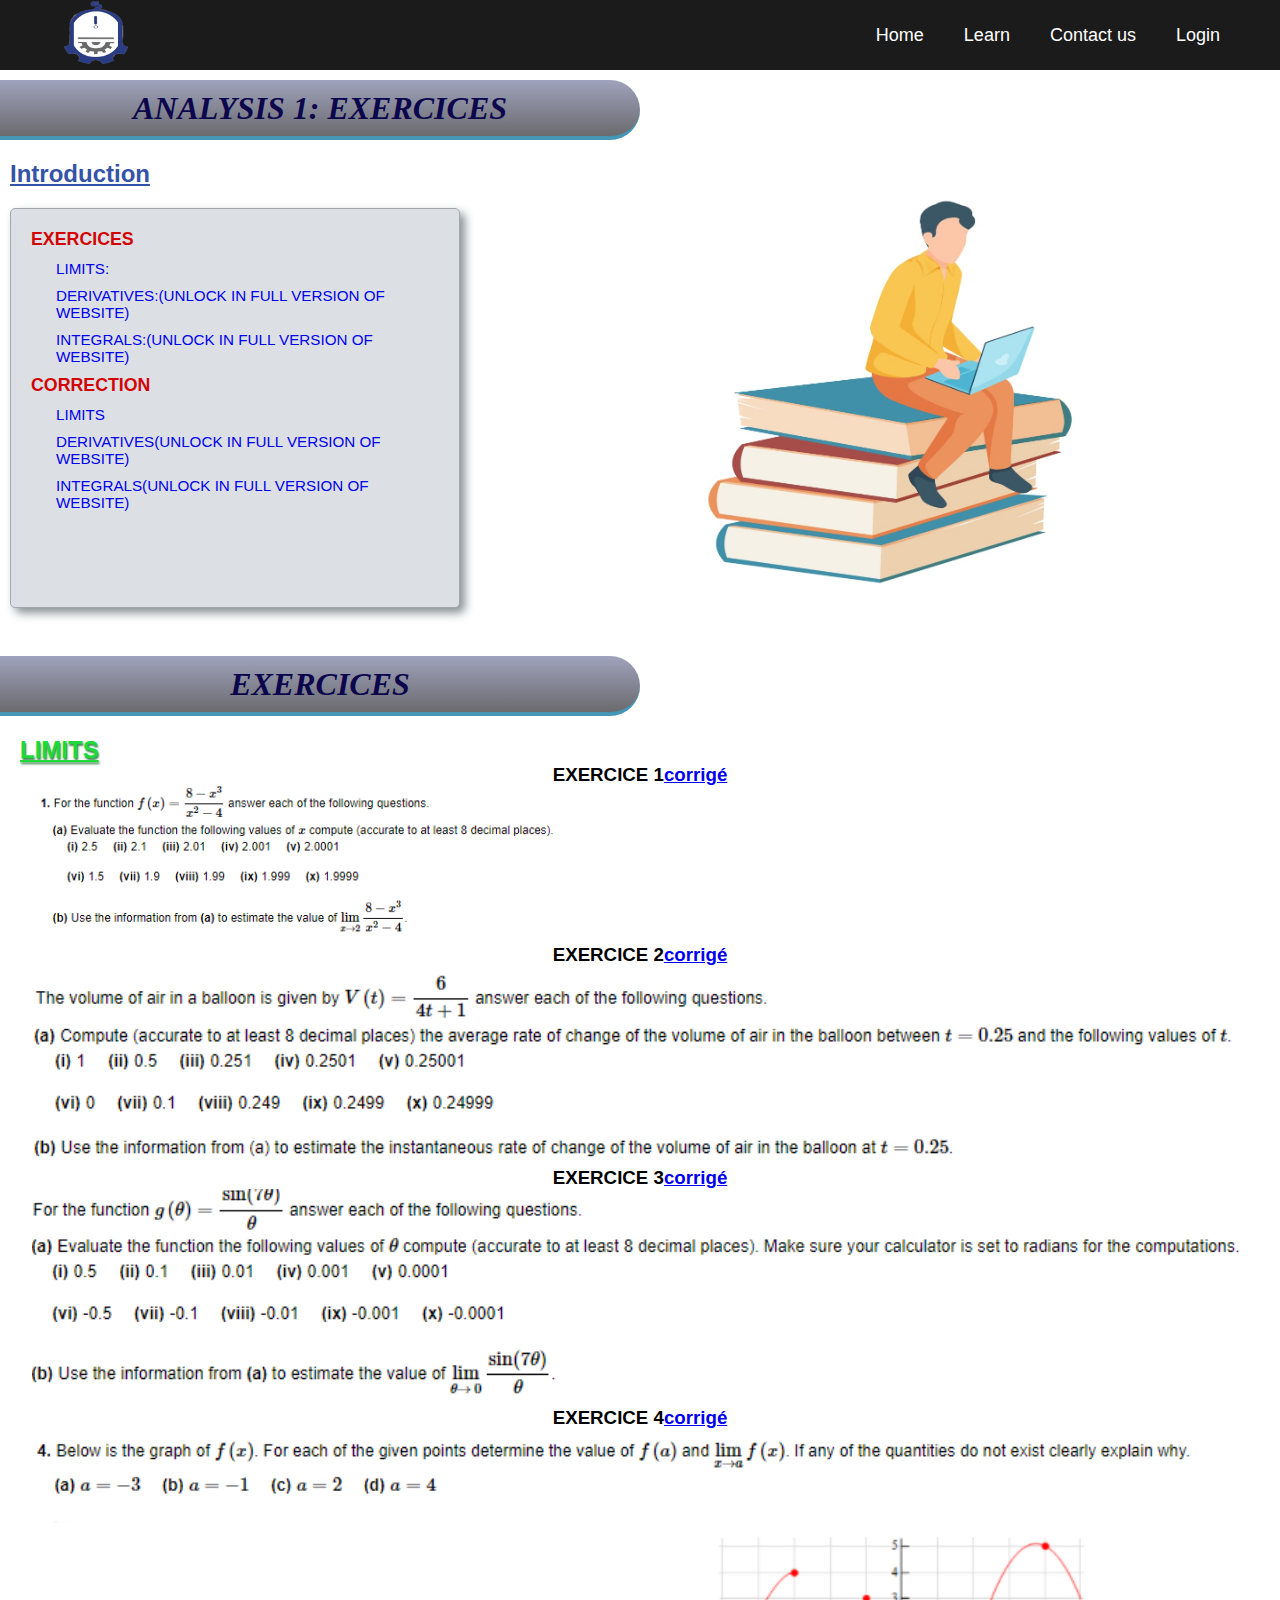
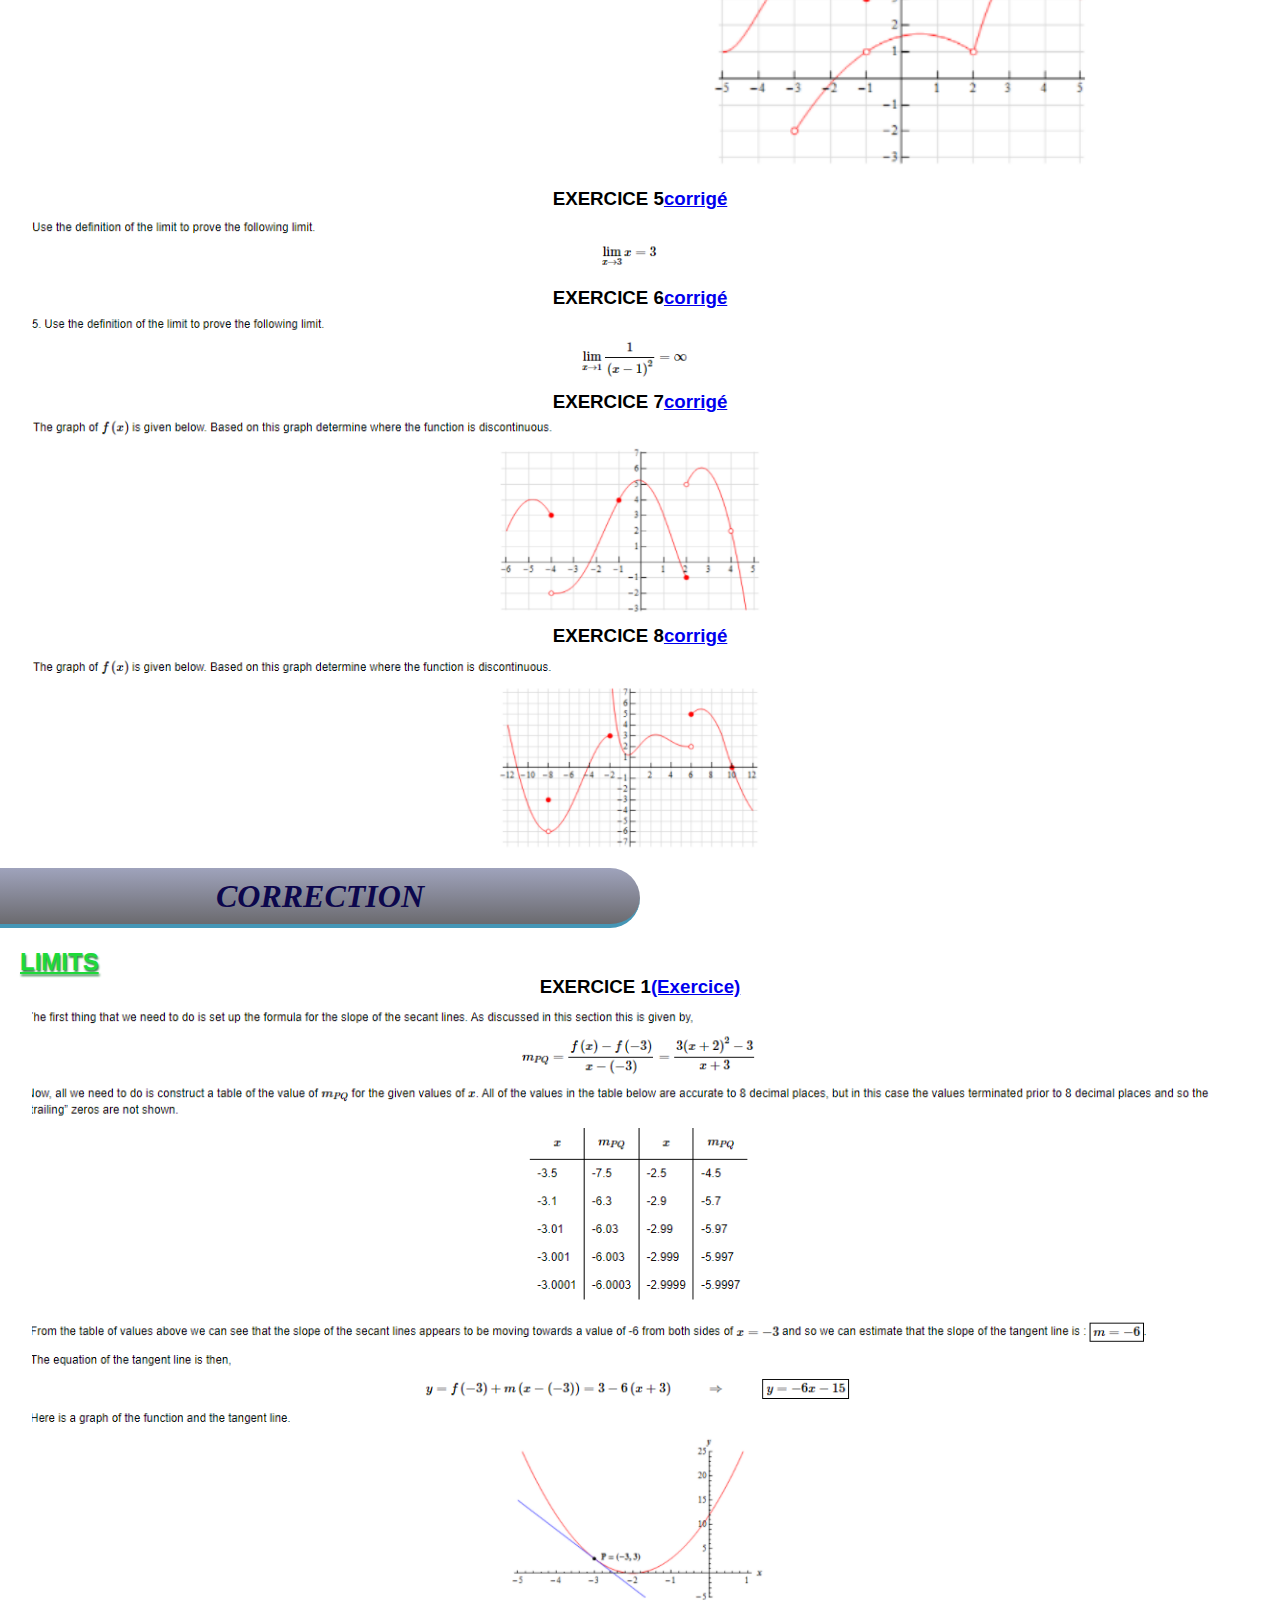
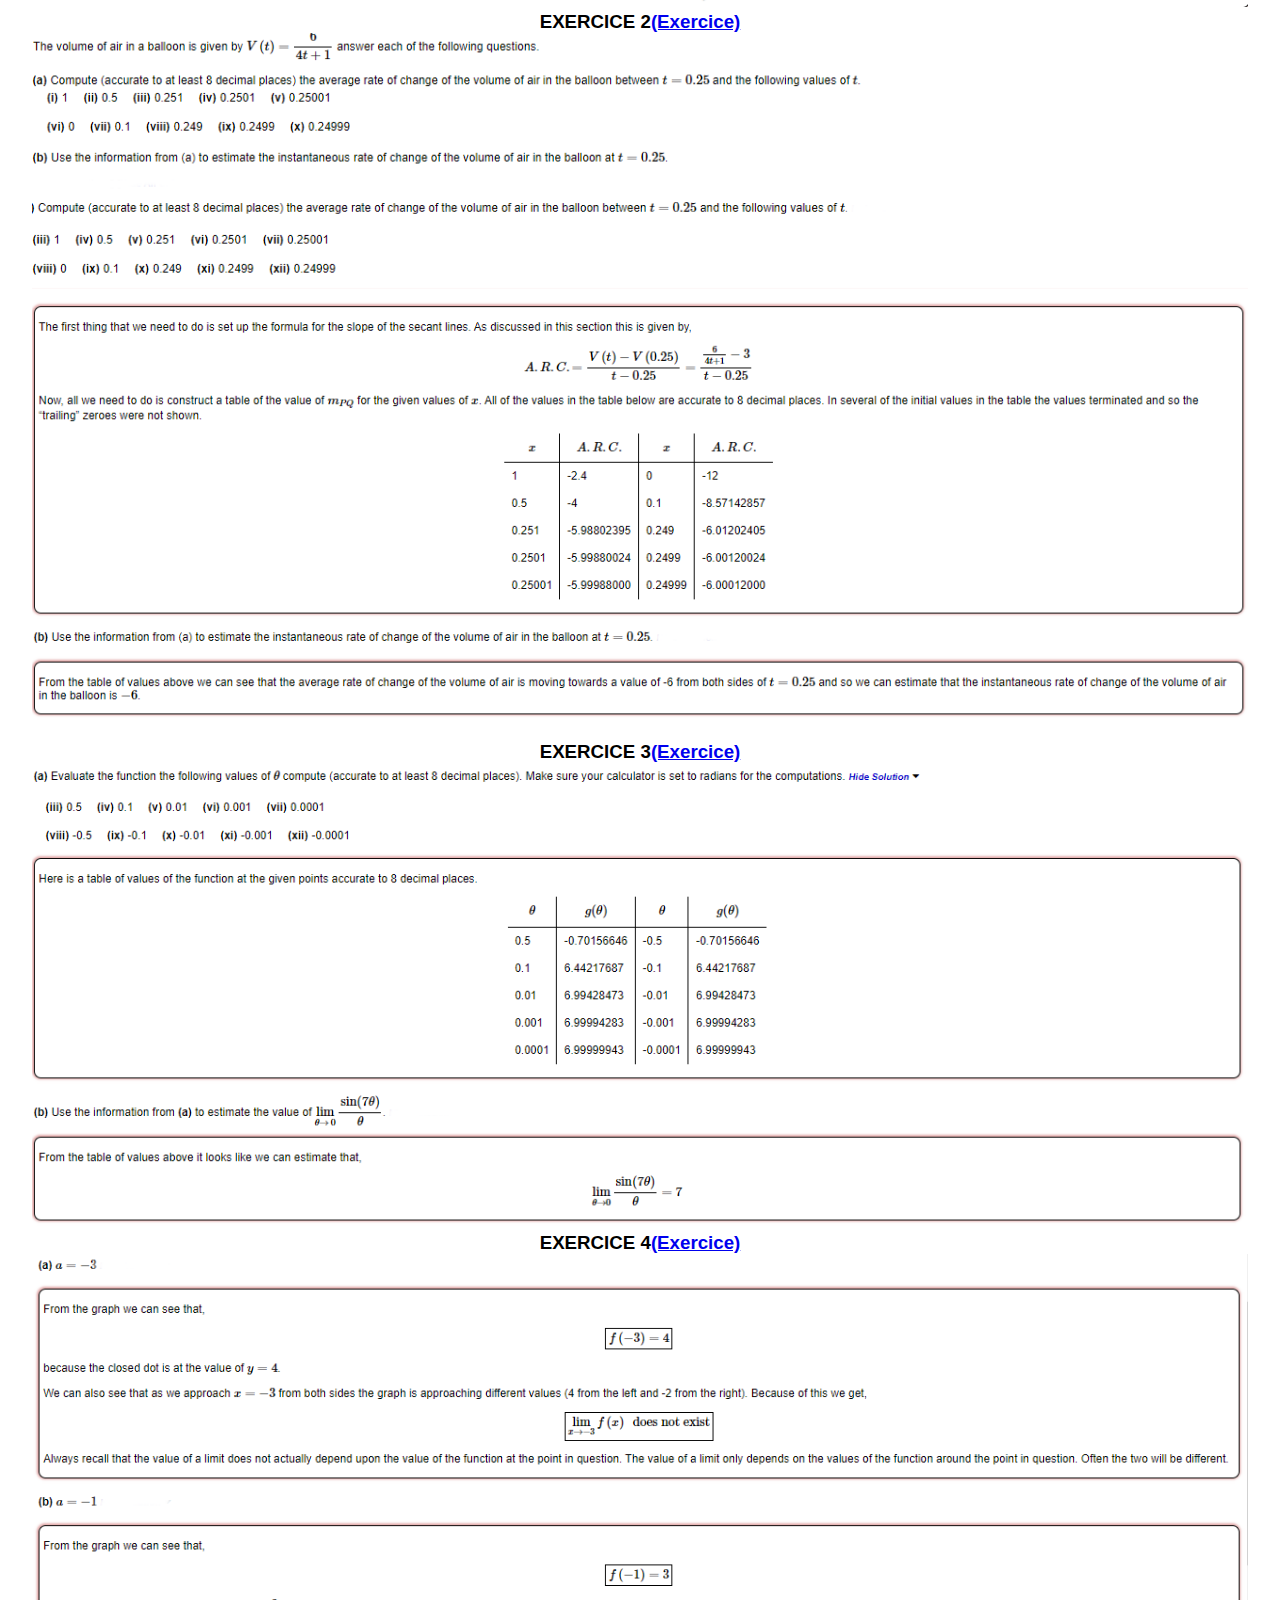
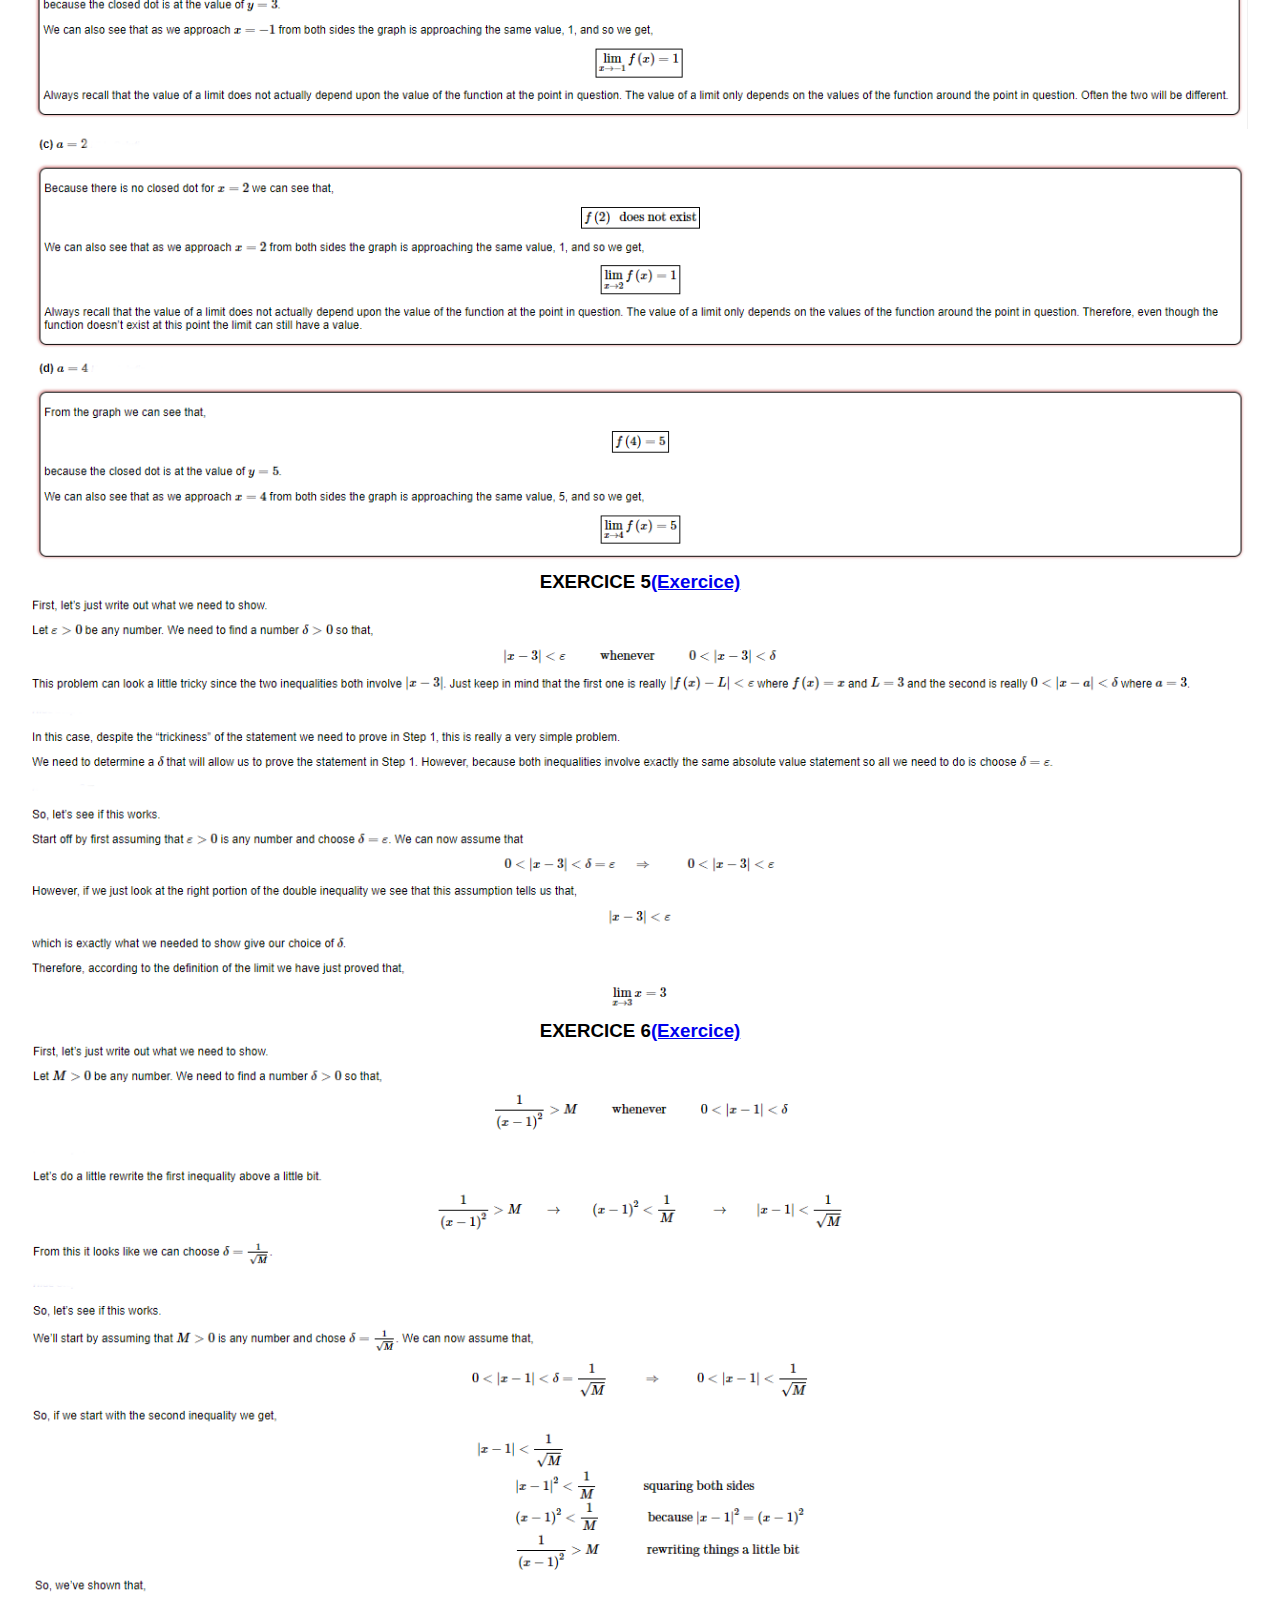
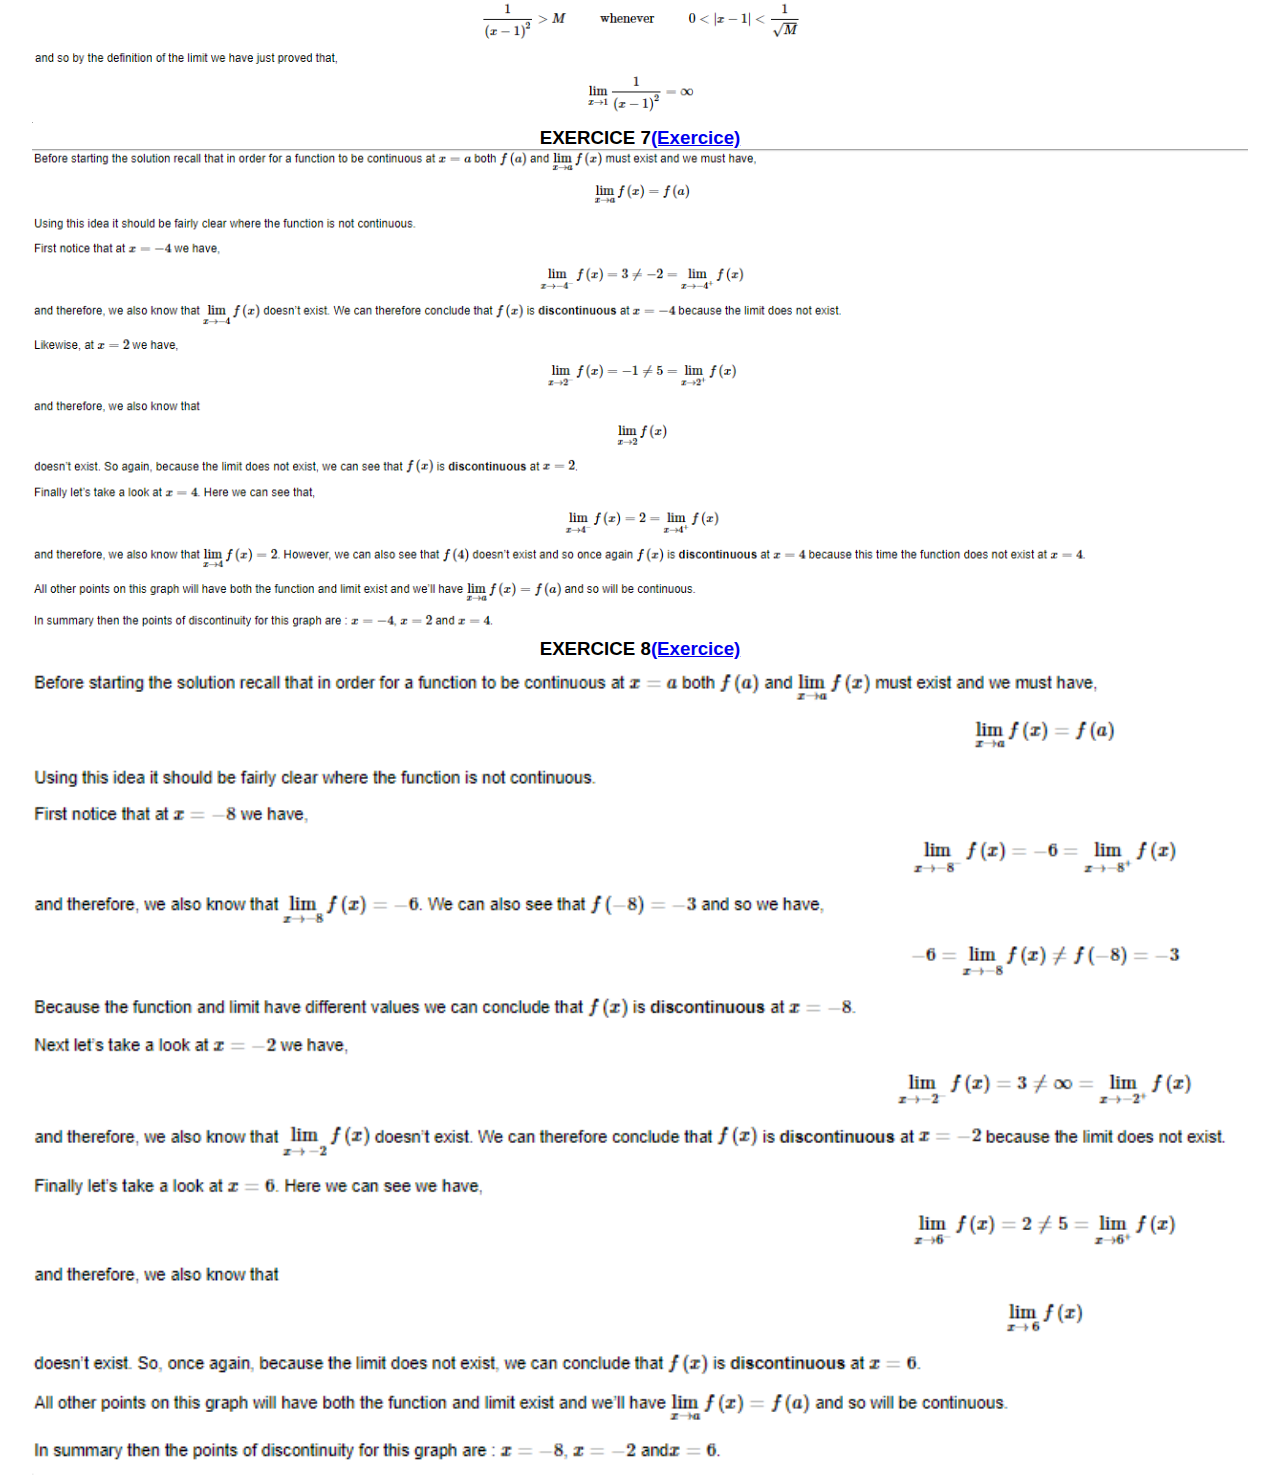
<file: THEACTUALPROJECTFILE/AnalyseExercice.html>
<!--Before digging into the code , beware , be scared , fear it , lists are not working for some reason
(i suspect it's because of the css , when I deleted the CSS link it worked. The 
CSS only contained the navbar style , so that's probably what's causing the problem)-->

<!DOCTYPE html>
<html lang="en">
<head>
    <meta charset="UTF-8">
    <meta http-equiv="X-UA-Compatible" content="IE=edge">
    <meta name="viewport" content="width=device-width, initial-scale=1.0">
    <link rel="stylesheet" href="AnalyseExercice.css">
    <link rel="stylesheet" href="https://cdnjs.cloudflare.com/ajax/libs/font-awesome/4.7.0/css/font-awesome.min.css">
    <title>CALCULUS 1: EXERCICES</title>
</head>

<body>
    <!--///////This stuff concerns the navbard feel free to skip it (in fact you should skip it)\\\\\-->
    <nav>
        <div class="logo">
            <img src="Testingforthelogo.png" class="ImageLogo" alt="Logo CIAM" height="64"; width="64";>
         </div>
        <label for="btn" class="icon">
            <span class="fa fa-bars" aria-hidden="true"></span>
        </label>
        <input type="checkbox" id="btn">
        <ul>
            <li><a href="#">Home</a></li>
            <li>
                <label for="btn-1" class="show">Learn +</label>
                <a href="#">Learn</a>
                <input type="checkbox" id="btn-1">
                <ul>
                    <li><a href="AnalyseCours.html">Mathematique</a></li>
                    <li><a href="Errorpage.html">Informatique</a></li>
                    <li>
                        <label for="btn-2" class="show">More +</label>
                        <a href="#">More
                            <span class="fa fa-plus" aria-hidden="true"></span>
                        </a>
                        <input type="checkbox" id="btn-2">
                        <ul>
                            <li><a href="AnalyseExercice.html">Practice</a></li>
                            <li><a href="Errorpage.html">Ressources</a></li>
                        </ul>
                    </li>
                </ul>
            </li>
            <li><a href="Errorpage.html">Contact us</a></li>
            <li><a href="Errorpage.html">Login</a></li>
        </ul>
    </nav>
    <!--///////The stuff above concerns the navbard feel free to skip it (in fact you should skip it)\\\\\-->

<div class="IamNotWorkingOnThatOneByOne">
    <h1 class="CoursAnalyseEntête">ANALYSIS 1: EXERCICES</h1>
    <h2 class="Introduction">Introduction</h2>
<p>
</p>
<!--This list acts as an index the same as the index of a wikipedia page (I need to put it on a table)-->
<div class="ListDeCours">
    <h3><a href="#LTC1">EXERCICES</a></h3>
    <ol>
        <li class="ListeIndexation"><a href="#LCI1T1">LIMITS:</a></li>
        <li class="ListeIndexation"><a href="#LTC1I2">DERIVATIVES:(UNLOCK IN FULL VERSION OF WEBSITE)</a></li>
        <li class="ListeIndexation"><a href="#LTC1I3">INTEGRALS:(UNLOCK IN FULL VERSION OF WEBSITE)</a></li>
     </ol>
    <h3><a href="#LTC2">CORRECTION</a></h3>
    <ol> 
        <ul class="ListeIndexation"><a href="#LCI1Tw">LIMITS</a></ul>
        <ul class="ListeIndexation"><a href="#LTC1I#">DERIVATIVES(UNLOCK IN FULL VERSION OF WEBSITE)</a></ul>
        <ul class="ListeIndexation"><a href="#LTC1I#">INTEGRALS(UNLOCK IN FULL VERSION OF WEBSITE)</a></ul>
    </ol>
</div>
<span class="picture"><img src="Ressources and pictures/IMG-20211104-WA0020.jpg"></span>
<h1 class="T" id="LTC1">EXERCICES</h1>
    <h2 class="LIMITS" id="LCI1T1">LIMITS</h2>
    <div class="CENTERIMG">
        <h3 id="Q1E1">EXERCICE 1<a  href="#C1E1">corrigé</a></h3>
        <img src="Ressources and pictures\Analyse1C1E1I1.PNG">
        <h3 id="Q1E2">EXERCICE 2<a  href="#C1E2">corrigé</a></h3>
        <img src="Ressources and pictures\Analyse1C1E2I1.PNG">
        <h3 id="Q1E3">EXERCICE 3<a  href="#C1E3">corrigé</a></h3>
        <img src="Ressources and pictures\Analyse1C1E3I1.PNG">
        <h3 id="Q1E4">EXERCICE 4<a  href="#C1E4">corrigé</a></h3>
        <img src="Ressources and pictures\Analyse1C1E4I1.PNG">
        <h3 id="Q1E5">EXERCICE 5<a  href="#C1E5">corrigé</a></h3>
        <img src="Ressources and pictures\Analyse1C1E5I1.PNG">
        <h3 id="Q1E6">EXERCICE 6<a  href="#C1E6">corrigé</a></h3>
        <img src="Ressources and pictures\Analyse1C1E6I1.PNG">
        <h3 id="Q1E7">EXERCICE 7<a  href="#C1E7">corrigé</a></h3>
        <img src="Ressources and pictures\Analyse1C1E7I1.PNG">
        <h3 id="Q1E8">EXERCICE 8<a  href="#C1E8">corrigé</a></h3>
        <img src="Ressources and pictures\Analyse1C1E8I1.PNG">
    </div>

    <h1 class="T" id="LTC2">CORRECTION</h1>
    <h2 class="LIMITS" id="LCI1Tw">LIMITS</h2>
    <div class="CENTERIMG">
        <h3 id="C1E1">EXERCICE 1<a href="#Q1E1">(Exercice)</a></h3>
        <img src="Ressources and pictures\Analyse1C1E1C1.PNG">
        <img src="Ressources and pictures\Analyse1C1E1C2.PNG">
        <h3 id="C1E2">EXERCICE 2<a href="#Q1E2">(Exercice)</a></h3>
        <img src="Ressources and pictures\Analyse1C1E2C1.PNG">
        <img src="Ressources and pictures\Analyse1C1E2C2.PNG">
        <h3 id="C1E3">EXERCICE 3<a href="#Q1E3">(Exercice)</a></h3>
        <img src="Ressources and pictures\Analyse1C1E3C1.PNG">
    
        <h3 id="C1E4">EXERCICE 4<a href="#Q1E4">(Exercice)</a></h3>
        <img src="Ressources and pictures\Analyse1C1E4C1.PNG">
        <img src="Ressources and pictures\Analyse1C1E4C2.PNG">
        <h3 id="C1E5">EXERCICE 5<a href="#Q1E5">(Exercice)</a></h3>
        <img src="Ressources and pictures\Analyse1C1E5C1.PNG">
    
        <h3 id="C1E6">EXERCICE 6<a href="#Q1E6">(Exercice)</a></h3>
        <img src="Ressources and pictures\Analyse1C1E6C1.PNG">
        <img src="Ressources and pictures\Analyse1C1E6C2.PNG">
        <h3 id="C1E7">EXERCICE 7<a href="#Q1E7">(Exercice)</a></h3>
        <img src="Ressources and pictures\Analyse1C1E7C1.PNG">
        
        <h3 id="C1E8">EXERCICE 8<a href="#Q1E7">(Exercice)</a></h3>
        <img src="Ressources and pictures\Analyse1C1E8C1.PNG">
        
    </div>

</div>
</body>
</html>
</file>
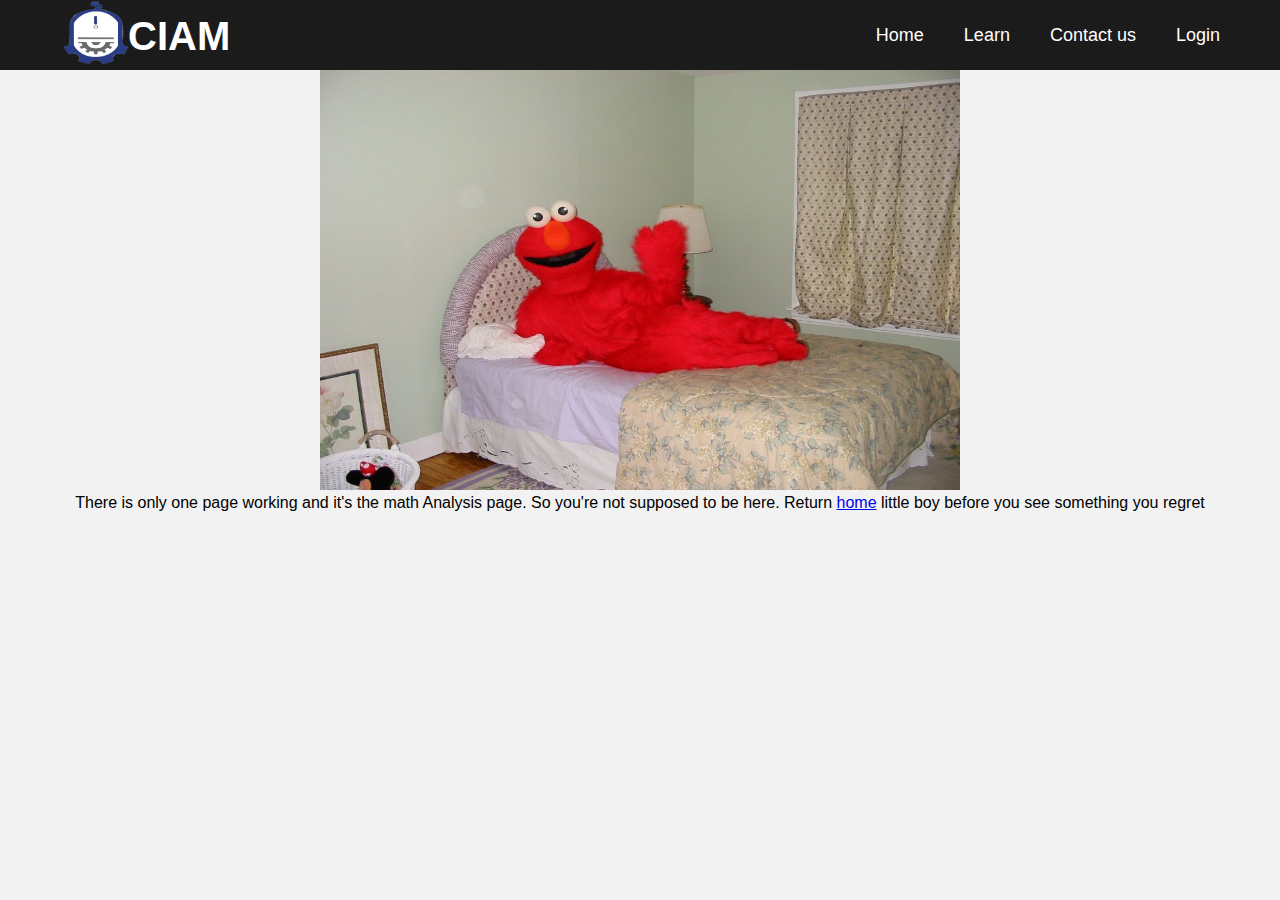
<file: THEACTUALPROJECTFILE/Errorpage.html>
<!--Before digging into the code , beware , be scared , fear it , lists are not working for some reason
(i suspect it's because of the css , when I deleted the CSS link it worked. The 
CSS only contained the navbar style , so that's probably what's causing the problem)-->

<!DOCTYPE html>
<html lang="en">
<head>
    <meta charset="UTF-8">
    <meta http-equiv="X-UA-Compatible" content="IE=edge">
    <meta name="viewport" content="width=device-width, initial-scale=1.0">
    <link rel="stylesheet" href="Errorpage.css">
    <link rel="stylesheet" href="https://cdnjs.cloudflare.com/ajax/libs/font-awesome/4.7.0/css/font-awesome.min.css">
    <title>CALCULUS 1: EXERCICES</title>
</head>

<body>
    <!--///////This stuff concerns the navbard feel free to skip it (in fact you should skip it)\\\\\-->
    <nav>
        <div class="logo">
            <img src="Testingforthelogo.png" class="ImageLogo" alt="Logo CIAM" height="64"; width="64";>
         </div>
        <a class="StuffText">CIAM</a>
        <label for="btn" class="icon">
            <span class="fa fa-bars" aria-hidden="true"></span>
        </label>
        <input type="checkbox" id="btn">
        <ul>
            <li><a href="learnpage.html">Home</a></li>
            <li>
                <label for="btn-1" class="show">Learn +</label>
                <a href="#">Learn</a>
                <input type="checkbox" id="btn-1">
                <ul>
                    <li><a href="AnalyseCours.html">Mathematique</a></li>
                    <li><a href="Errorpage.html">Informatique</a></li>
                    <li>
                        <label for="btn-2" class="show">More +</label>
                        <a href="#">More
                            <span class="fa fa-plus" aria-hidden="true"></span>
                        </a>
                        <input type="checkbox" id="btn-2">
                        <ul>
                            <li><a href="AnalyseExercice.html">Practice</a></li>
                            <li><a href="Errorpage.html">Ressources</a></li>
                        </ul>
                    </li>
                </ul>
            </li>
            <li><a href="Errorpage.html">Contact us</a></li>
            <li><a href="simple login.html">Login</a></li>
        </ul>
    </nav>
    <!--///////The stuff above concerns the navbard feel free to skip it (in fact you should skip it)\\\\\-->
    <div class="CENTERIMG">
        <img src="Ressources and pictures\Error.jpg" height="420"; width="640";>
        <p>There is only one page working and it's the math Analysis page. So you're not supposed to be here. Return <a href="learnpage.html">home</a> little boy before you see something you regret</p>
    </div>
</body>
</html>
</file>
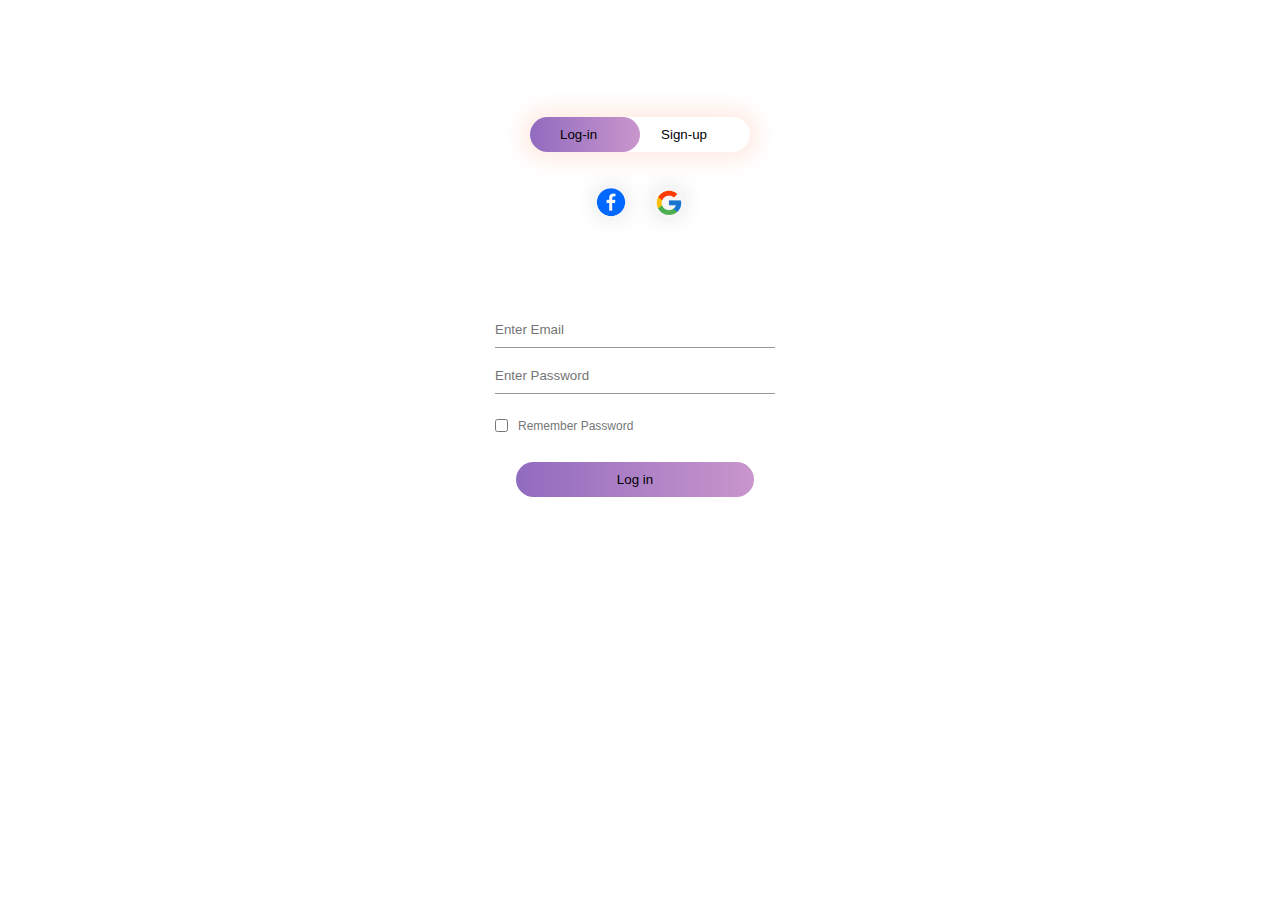
<file: THEACTUALPROJECTFILE/loginpage.html>
<!DOCTYPE html>
<html lang="en">
<head>
    <meta charset="UTF-8">
    <meta http-equiv="X-UA-Compatible" content="IE=edge">
    <meta name="viewport" content="width=device-width, initial-scale=1.0">
    <link rel="stylesheet" href="loginpage.css">
    <title>Login page</title>
</head>
<body>
    <div class="princpal">
        <div class="formbox">
            <div class="buttonbox">
                <div id="btn"></div>
                <button type="button" class="toggle-btn" onclick="login()">Log-in</button>
                <button type="button" class="toggle-btn" onclick="signup()">Sign-up</button>
            </div>
            <div class="social-icons">
                <img src="facebook.jpeg">
                <img src="google.jpeg">
            </div>
        <form id="login" class="input-group">
            <input type="email" class="input-field" placeholder="Enter Email" required>
            <input type="password" class="input-field" placeholder="Enter Password" required>
            
            <input type="checkbox" class="check-box"><span>Remember Password</span>
            
            <button type="submit" class="submit-btn" >Log in</button>
        </form>
        <form id="signup" class="input-group">
            <input type="text" class="input-field" placeholder="User Id" required>
            <input type="email" class="input-field" placeholder="Email Id" required>
            <input type="password" class="input-field" placeholder="Enter Password" required>
            <input type="checkbox" class="check-box"><span>I agree to the terms & conditions</span>
            <button type="submit" class="submit-btn" >Register</button>
        </form>
      </div>
    </div>
    <script>
        var x = document.getElementById("login");
        var y = document.getElementById("signup");
        var z = document.getElementById("btn")

        function login(){
            x.style.left ="100px";
            y.style.left ="450px"
            z.style.left ="0px";
        }
        function signup(){
            x.style.left ="400px";
            y.style.left ="50px"
            z.style.left ="110px";
        }
        </script>

</body>
</html>
</file>
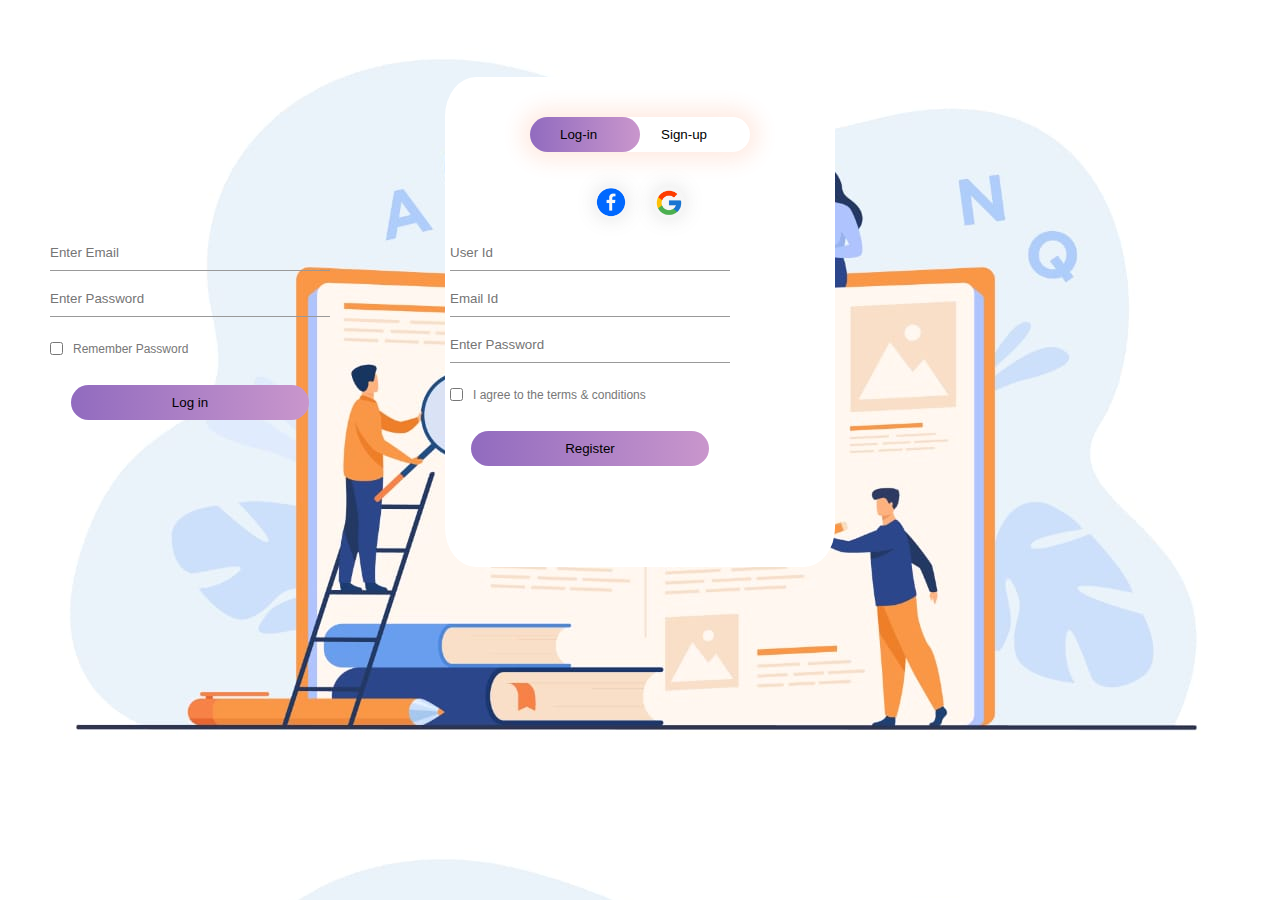
<file: THEACTUALPROJECTFILE/simple login.html>
<!DOCTYPE html>
<html lang="en">
<head>
    <meta charset="UTF-8">
    <meta http-equiv="X-UA-Compatible" content="IE=edge">
    <meta name="viewport" content="width=device-width, initial-scale=1.0">
    <link rel="stylesheet" href="edit.css">
    <title>Login page</title>
</head>
<body>
    <div class="princpal">
        <div class="formbox">
            <div class="buttonbox">
                <div id="btn"></div>
                <button type="button" class="toggle-btn" onclick="login()">Log-in</button>
                <button type="button" class="toggle-btn" onclick="signup()">Sign-up</button>
                </div>
                <div class="social-icons">
                    <img src="facebook.jpeg">
                    <img src="google.jpeg">
                </div>
            </div> 
        </div>
        <form id="login" class="input-group">
            <input type="email" class="input-field" placeholder="Enter Email">
            <input type="password" class="input-field" placeholder="Enter Password">
            
            <input type="checkbox" class="check-box"><span>Remember Password</span>
            
            <button type="submit" class="submit-btn" >Log in</button>
        </form>
        <form id="signup" class="input-group">
            <input type="text" class="input-field" placeholder="User Id">
            <input type="email" class="input-field" placeholder="Email Id">
            <input type="password" class="input-field" placeholder="Enter Password">
            <input type="checkbox" class="check-box"><span>I agree to the terms & conditions</span>
            <button type="submit" class="submit-btn" >Register</button>
        </form>
    </div>
    <script>
        var x = document.getElementById("login");
        var y = document.getElementById("signup");
        var z = document.getElementById("btn")

        function signup(){
            x.style.left ="-400px";
            y.style.left ="50px"
            z.style.left ="110px";
        }
        function login(){
            x.style.left ="50px";
            y.style.left ="450px"
            z.style.left ="0px";
        }
        </script>

</body>
</html>
</file>
<file: THEACTUALPROJECTFILE/Analysecour.css>
/* For some reasons list do not work because of the navbar possibly?*/
/* All of this concerns the navbar , if you wish to ignore it then do (it's for the best
if you want to edit stuff about it edit it diretly in the navbar file then copy paste*/
* {
    margin: 0;
    padding: 0;
    box-sizing: border-box;
    font-family: 'Poppins', sans-serif;
}
:root{
    --shadow: rgb(28, 40, 218);
    --nav-color: #1b1b1b;
    --boxShadow1: #558492;
    --boxShadow2: #6860e0;
}
nav {
    background: var(--nav-color);
    cursor: pointer;
}
nav:after {
    content: '';
    clear: both;
    display: table;
    width: 100%;
}
nav .ImageLogo{
    padding-left: 0%;
    position: absolute left;
}
nav .logo {
    margin-top: 0%;
    text-align: top left;
    float: left;
    color: white;
    font-size: 40px;
    font-weight: 600;
    line-height: 40px;
    padding-left: 64px;
}
nav ul {
    float: right;
    list-style: none;
    margin-right: 40px;
    position: relative;
    
}
nav ul li {
    float: left;
    background: var(--nav-color);
    margin: 0 5px;
}
nav ul li a {
    color: white;
    text-decoration: none;
    line-height: 70px;
    font-size: 18px;
    padding: 8px 15px;
}
nav ul li a:hover {
    color: var(--shadow);
    box-shadow: 0 0 5px var(--boxShadow1),
                0 0 5px var(--boxShadow2);
    border-radius: 20px;
}
nav ul  ul li a:hover {
    color: var(--shadow);
    box-shadow: none;
}
nav ul ul{
    position: absolute;
    top: 90px;
    border-top: 3px solid var(--shadow);
    opacity: 0;
    visibility: hidden;
    transition: top .3s;
}
nav ul ul ul {
    border-top: none;

}
nav ul li:hover > ul {
    top: 70px;
    opacity: 1;
    visibility: visible;
}
nav ul ul li {
    position: relative;
    margin: 0;
    width: 150px;
    float: none;
    display: list-item;
    border-bottom: 1px solid rgba(0,0,0,0.3);
}
nav ul ul li a {
    line-height: 50px;
}
nav ul ul ul li {
    position: relative;
    top: -70px;
    left: 150px;
}
.fa-plus {
    margin-left: 40px;
    font-size: 15px;

}
.show, .icon, input {
    display: none;
}
@media all and (max-width: 968px) {
    nav ul {
        margin-left: 0;
        float: left;
    }
    .logo {
        padding-left: 30px;
        width: 100%;
        position: relative;
    }
    nav ul li, nav ul ul li {
        display: block;
        width: 100%;
    }
    nav ul li a:hover {
        box-shadow: none;
    }
    nav ul ul {
        top: 70px;
        position: static;
        border: none;
        float: none;
        display: none;
        opacity: 1;
        visibility: visible;
    }
    nav ul ul ul li {
        position: static;
    }
    nav ul ul li {
        border-bottom: 0px;
    }
    nav ul ul a {
        padding-left: 40px;
    }
    nav ul ul ul a {
       padding-left: 80px; 
    }
    .show {
        display: block;
        color: white;
        font-size: 18px;
        padding: 0 20px;
        line-height: 70px;
        cursor: pointer;
    }
    .show:hover {
        color: var(--shadow);
    }
    .icon {
        display: block;
        color: white;
        position: absolute;
        right: 40px;
        line-height: 70px;
        font-size: 25px;
        cursor: pointer;
    }
    nav ul a:hover {
        box-shadow: none;
    }
    .show + a, ul {
        display: none;
    }
    [id^=btn]:checked + ul {
        display: block;

    }
}
/*stuff after this bunch of text concerns the webpage*/
.IamNotWorkingOnThatOneByOne {
 box-sizing: border-box;
}
.CoursAnalyseEntête {
    text-align: center;
    background: linear-gradient(rgba(15, 25, 87, 0.4), rgba(44, 43, 49, 0.7));
    border-top-right-radius: 50px;
    border-bottom-right-radius: 50px;
    width: 50%;
    height: 60px;
    padding: 10px;
    margin-top: 10px;
    color: #0c074d;
    border-bottom: 4px solid #4596b6;
    font-style: italic;
    font-family: 'poppins';
}
.Introduction {
    margin: 10px;
    color: rgb(52, 83, 168);
    text-decoration-line: underline;

}
p {
    text-indent: 40px;
    margin-left: 20px;
    line-height: 40px;
    margin-right: 50px;
    background: linear-gradient(#e6dee6,#96b6b4);
    padding: 5px 10px;
    border-radius: 10px;
    margin-bottom: 10px;
    margin-top: 10px;
    box-shadow: #1b1b1b #4596b6 #4596b6 5px;
}
.ListDeCours {
    display: table;
    padding: 7px;
}
.ListDeCours {
    border: 1px solid #a2a9b1;
    background-color: #dce0e4;
    padding: 20px;
    font-size: 95%;
    margin: 20px 10px;
    border-radius: 5px;
    box-shadow: 5px 5px 10px #889194;
}
.ListDeCours ol {
    list-style: none;
    margin: 10px;
}
li {
    text-decoration: none;
}
.ListDeCours h3 a {
    color: rgb(211, 4, 4);
    text-decoration: none;
}
.IamNotWorkingOnThatOneByOne img {
    width: 95vw;
    height: auto;
}
.picture img {
   width: 500px;
   margin-top: -37%;
   margin-left: 50%;
   display: inline-block;
}
.img1 {
    width: 50px;
    height: 50px;
}
.T{
    font-weight: 800;
    color: rgb(138, 17, 17);
    text-decoration: underline;
    margin: 20px;
}
.I {
    margin: 20px;
    color: #0c074d;
    text-decoration: underline;
}
.ST {
    margin: 20px;
    text-decoration: underline;
    color: rgb(124, 29, 148);
    font-size: 20px;
}
.ListeIndexation {
    padding-left: 15px;
    margin-top: 10px;
}
.ListeIndexation a {
    text-decoration: none;
}
.ListeIndexation a:hover {
    text-decoration: underline solid 3px #4596b6;
    color: #4596b6;
    transition: 0.5s ease-in-out;
}
.ST{
    font-weight: 600;
}
.CENTERIMG {
    margin: 0 auto;
    width: 100%;
    align-content: center;
    text-align: center;
}
@media all and (max-width: 968px) {
    .CoursAnalyseEntête {
        height: 70px;
        padding-top: 20px ;
        font-size: 22px;
    }
    .picture img {
        display: none;
     }

}
</file>
<file: THEACTUALPROJECTFILE/AnalyseExercice.css>
/* For some reasons list do not work because of the navbar possibly?*/
/* All of this concerns the navbar , if you wish to ignore it then do (it's for the best
if you want to edit stuff about it edit it diretly in the navbar file then copy paste*/
* {
    margin: 0;
    padding: 0;
    box-sizing: border-box;
    font-family: 'Poppins', sans-serif;
}
:root{
    --shadow: rgb(28, 40, 218);
    --nav-color: #1b1b1b;
    --boxShadow1: #558492;
    --boxShadow2: #6860e0;
}
.StuffText{
    margin-top: 0.5%;
    text-align: top left;
    float: left;
    color: white;
    font-size: 40px;
    font-weight: 600;
    line-height: 60px;      
}
body {
    background: white;
}
nav {
    background: var(--nav-color);
}
nav:after {
    content: '';
    clear: both;
    display: table;
}
nav .ImageLogo{
    padding-left: 0%;
    position: absolute left;
}
nav .logo {
    margin-top: 0%;
    text-align: top left;
    float: left;
    color: white;
    font-size: 40px;
    font-weight: 600;
    line-height: 40px;
    padding-left: 64px;
}
nav ul {
    float: right;
    list-style: none;
    margin-right: 40px;
    position: relative;
    
}
nav ul li {
    float: left;
    background: var(--nav-color);
    margin: 0 5px;
}
nav ul li a {
    color: white;
    text-decoration: none;
    line-height: 70px;
    font-size: 18px;
    padding: 8px 15px;
}
nav ul li a:hover {
    color: var(--shadow);
    box-shadow: 0 0 5px var(--boxShadow1),
                0 0 5px var(--boxShadow2);
    border-radius: 20px;
}
nav ul  ul li a:hover {
    color: var(--shadow);
    box-shadow: none;
}
nav ul ul{
    position: absolute;
    top: 90px;
    border-top: 3px solid var(--shadow);
    opacity: 0;
    visibility: hidden;
    transition: top .3s;
}
nav ul ul ul {
    border-top: none;

}
nav ul li:hover > ul {
    top: 70px;
    opacity: 1;
    visibility: visible;
}
nav ul ul li {
    position: relative;
    margin: 0;
    width: 150px;
    float: none;
    display: list-item;
    border-bottom: 1px solid rgba(0,0,0,0.3);
}
nav ul ul li a {
    line-height: 50px;
}
nav ul ul ul li {
    position: relative;
    top: -70px;
    left: 150px;
}
.fa-plus {
    margin-left: 40px;
    font-size: 15px;

}
.show, .icon, input {
    display: none;
}
@media all and (max-width: 968px) {
    nav ul {
        margin-left: 0;
        float: left;
    }
    nav .logo {
        padding-left: 30px;
        width: 100%;
        position: relative;
    }
    nav ul li, nav ul ul li {
        display: block;
        width: 100%;
    }
    nav ul li a:hover {
        box-shadow: none;
    }
    nav ul ul {
        top: 70px;
        position: static;
        border: none;
        float: none;
        display: none;
        opacity: 1;
        visibility: visible;
    }
    nav ul ul ul li {
        position: static;
    }
    nav ul ul li {
        border-bottom: 0px;
    }
    nav ul ul a {
        padding-left: 40px;
    }
    nav ul ul ul a {
       padding-left: 80px; 
    }
    .show {
        display: block;
        color: white;
        font-size: 18px;
        padding: 0 20px;
        line-height: 70px;
        cursor: pointer;
    }
    .show:hover {
        color: var(--shadow);
    }
    .icon {
        display: block;
        color: white;
        position: absolute;
        right: 40px;
        line-height: 70px;
        font-size: 25px;
        cursor: pointer;
    }
    nav ul a:hover {
        box-shadow: none;
    }
    .show + a, ul {
        display: none;
    }
    [id^=btn]:checked + ul {
        display: block;

    }
}
/*stuff after this bunch of text concerns the webpage*/

.CoursAnalyseEntête, .T{
    text-align: center;
    background: linear-gradient(rgba(15, 25, 87, 0.4), rgba(44, 43, 49, 0.7));
    border-top-right-radius: 50px;
    border-bottom-right-radius: 50px;
    width: 50%;
    height: 60px;
    padding: 10px;
    margin-top: 10px;
    color: #0c074d;
    border-bottom: 4px solid #4596b6;
    font-style: italic;
    font-family: 'poppins';
    margin-bottom: 20px;
}
.Introduction {
    margin: 10px;
    color: rgb(52, 83, 168);
    text-decoration-line: underline;
}
.ListDeCours {
    display: table;
    padding: 7px;
}
.ListDeCours {
    border: 1px solid #a2a9b1;
    background-color: #dce0e4;
    padding: 20px;
    font-size: 95%;
    margin: 20px 10px;
    border-radius: 5px;
    box-shadow: 5px 5px 10px #889194;
    width: 450px;
    height: 400px;
}
.ListDeCours ol {
    list-style: none;
    margin: 10px;
}
ol li a {
    text-decoration: none;
}
.ListDeCours h3 a {
    color: rgb(211, 4, 4);
    text-decoration: none;
}
.IamNotWorkingOnThatOneByOne img {
    width: 95vw;
    height: auto;
}
.picture img {
    width: 500px;
    margin-top: -45%;
    margin-left: 50%;
 }
.T{
    font-weight: 800;
}
.ListeIndexation {
    padding-left: 15px;
    margin-top: 10px;
}
.ListeIndexation a {
    text-decoration: none;
}
.ListeIndexation a:hover {
    text-decoration: underline solid 3px #4596b6;
    color: #4596b6;
    transition: 0.5s ease-in-out;
}
.LIMITS {
    color: rgb(29, 218, 57);
    font-weight: bold;
    margin-left: 20px;
    text-decoration: underline;
    text-shadow: 1px 2px 2px rgb(49, 131, 67);

}
.ST{
    font-weight: 600;
}
.CENTERIMG {
    margin: 0 auto;
    width: 100%;
    align-content: center;
    text-align: center;
}
@media all and (max-width: 968px) {
    .CoursAnalyseEntête, .T{
        height: 75px;
        padding-top: 20px;
        font-size: 22px;
    }
    .picture img {
     display: none;
    }
    .ListeIndexation {
        display: block;
    }
}
</file>
<file: THEACTUALPROJECTFILE/Errorpage.css>
/* For some reasons list do not work because of the navbar possibly?*/
/* All of this concerns the navbar , if you wish to ignore it then do (it's for the best
if you want to edit stuff about it edit it diretly in the navbar file then copy paste*/
* {
    margin: 0;
    padding: 0;
    box-sizing: border-box;
    font-family: 'Poppins', sans-serif;
}
:root{
    --shadow: rgb(28, 40, 218);
    --nav-color: #1b1b1b;
    --boxShadow1: #558492;
    --boxShadow2: #6860e0;
}
.StuffText{
    margin-top: 0.5%;
    text-align: top left;
    float: left;
    color: white;
    font-size: 40px;
    font-weight: 600;
    line-height: 60px;      
}
body {
    background: #f2f2f2;
}
nav {
    background: var(--nav-color);
}
nav:after {
    content: '';
    clear: both;
    display: table;
}
nav .ImageLogo{
    padding-left: 0%;
    position: absolute left;
}
nav .logo {
    margin-top: 0%;
    text-align: top left;
    float: left;
    color: white;
    font-size: 40px;
    font-weight: 600;
    line-height: 40px;
    padding-left: 64px;
}
nav ul {
    float: right;
    list-style: none;
    margin-right: 40px;
    position: relative;
    
}
nav ul li {
    float: left;
    background: var(--nav-color);
    margin: 0 5px;
}
nav ul li a {
    color: white;
    text-decoration: none;
    line-height: 70px;
    font-size: 18px;
    padding: 8px 15px;
}
nav ul li a:hover {
    color: var(--shadow);
    box-shadow: 0 0 5px var(--boxShadow1),
                0 0 5px var(--boxShadow2);
    border-radius: 20px;
}
nav ul  ul li a:hover {
    color: var(--shadow);
    box-shadow: none;
}
nav ul ul{
    position: absolute;
    top: 90px;
    border-top: 3px solid var(--shadow);
    opacity: 0;
    visibility: hidden;
    transition: top .3s;
}
nav ul ul ul {
    border-top: none;

}
nav ul li:hover > ul {
    top: 70px;
    opacity: 1;
    visibility: visible;
}
nav ul ul li {
    position: relative;
    margin: 0;
    width: 150px;
    float: none;
    display: list-item;
    border-bottom: 1px solid rgba(0,0,0,0.3);
}
nav ul ul li a {
    line-height: 50px;
}
nav ul ul ul li {
    position: relative;
    top: -70px;
    left: 150px;
}
.fa-plus {
    margin-left: 40px;
    font-size: 15px;

}
.show, .icon, input {
    display: none;
}
@media all and (max-width: 968px) {
    nav ul {
        margin-left: 0;
        float: left;
    }
    nav .logo {
        padding-left: 30px;
        width: 100%;
        position: relative;
    }
    nav ul li, nav ul ul li {
        display: block;
        width: 100%;
    }
    nav ul li a:hover {
        box-shadow: none;
    }
    nav ul ul {
        top: 70px;
        position: static;
        border: none;
        float: none;
        display: none;
        opacity: 1;
        visibility: visible;
    }
    nav ul ul ul li {
        position: static;
    }
    nav ul ul li {
        border-bottom: 0px;
    }
    nav ul ul a {
        padding-left: 40px;
    }
    nav ul ul ul a {
       padding-left: 80px; 
    }
    .show {
        display: block;
        color: white;
        font-size: 18px;
        padding: 0 20px;
        line-height: 70px;
        cursor: pointer;
    }
    .show:hover {
        color: var(--shadow);
    }
    .icon {
        display: block;
        color: white;
        position: absolute;
        right: 40px;
        line-height: 70px;
        font-size: 25px;
        cursor: pointer;
    }
    nav ul a:hover {
        box-shadow: none;
    }
    .show + a, ul {
        display: none;
    }
    [id^=btn]:checked + ul {
        display: block;

    }
}
/*stuff after this bunch of text concerns the webpage*/
.CENTERIMG {
    margin: 0 auto;
    width: 100%;
    align-content: center;
    text-align: center;
}
</file>
<file: THEACTUALPROJECTFILE/loginpage.css>
*{
    margin: 0;
    padding: 0;

}
.principal{
    height: 100%;
    width: 100%;
    background-image: url("backgound.jpg") ;
    background-position: center;
    background-size: cover;
    position: absolute;
}
.formbox{
    width: 380px;
    height: 480px;
    position:relative;
    margin: 6% auto;
    background: #fff;
    padding: 5px;
    border-radius: 8%;
    overflow: hidden;
    
    
}
.input-group{
    top: 230px;
    position: absolute;
    width: 280px;
    transition: .5s;
    font-family: 'Segoe UI', Tahoma, Geneva, Verdana, sans-serif;

    
}
.buttonbox{
    width: 220px;
    margin: 35px auto;
    position: relative; 
    box-shadow: 0 0 20px 9px #ff61241f;
    border-radius: 30px;

}
.toggle-btn{
    padding: 10px 30px;
    cursor: pointer;
    background: transparent;
    border: 0;
    outline: none;
    position: relative;
}
#btn{
    top: 0;
    left: 0;
    position: absolute;
    width: 110px;
    height: 100%;
    background: linear-gradient(to right, #916BBF , #C996CC);
    border-radius: 30px;
    transition: .5s ;

}
.social-icons{
    margin: 30px auto;
    text-align: center;

}
.social-icons img{
    width: 30px;
    margin: 0 12px;
    box-shadow: 0 0 20px 0 #7f7f7f3d ;
    cursor: pointer;
    border-radius: 50%;
}

.input-field{
    width: 100%;
    padding: 10px 0;
    margin: 5px 0;
    border-left: 0;
    border-right: 0;
    border-top: 0;
    border-bottom: 1px solid #999;
    outline: none;
    background-color: transparent;
}
.submit-btn{
    width: 85%;
    padding: 10px 30px;
    cursor: pointer;
    display: block;
    margin: auto;
    background: linear-gradient(to right, #916BBF , #C996CC);
    border: 0;
    outline: none;
    border-radius: 30px;

}
.check-box{
    margin: 20px 10px 30px 0;
}
span{
    color: #777;
    font-size: 12px;
    bottom: 64px;
    position: absolute;

}
#login{
    
    left: 50px;

}
#signup{
    
    left: 450px;
}
</file>
<file: THEACTUALPROJECTFILE/edit.css>
*{
    margin: 0;
    padding: 0;

}
body
{
    height: 100%;
    width: 100%;
    background-image: url("backgound.jpg") ;
    
    position: absolute;
    
}
.formbox{
    width: 380px;
    height: 480px;
    position:relative;
    margin: 6% auto;
    background: #fff;
    padding: 5px;
    border-radius: 8%;
    overflow: hidden;
    
    
}
.input-group{
    top: 230px;
    position: absolute;
    width: 280px;
    transition: .5s;
    font-family: 'Segoe UI', Tahoma, Geneva, Verdana, sans-serif;

    
}
.buttonbox{
    width: 220px;
    margin: 35px auto;
    position: relative; 
    box-shadow: 0 0 20px 9px #ff61241f;
    border-radius: 30px;

}
.toggle-btn{
    padding: 10px 30px;
    cursor: pointer;
    background: transparent;
    border: 0;
    outline: none;
    position: relative;
}
#btn{
    top: 0;
    left: 0;
    position: absolute;
    width: 110px;
    height: 100%;
    background: linear-gradient(to right, #916BBF , #C996CC);
    border-radius: 30px;
    transition: .5s ;

}
.social-icons{
    margin: 30px auto;
    text-align: center;

}
.social-icons img{
    width: 30px;
    margin: 0 12px;
    box-shadow: 0 0 20px 0 #7f7f7f3d ;
    cursor: pointer;
    border-radius: 50%;
}

.input-field{
    width: 100%;
    padding: 10px 0;
    margin: 5px 0;
    border-left: 0;
    border-right: 0;
    border-top: 0;
    border-bottom: 1px solid #999;
    outline: none;
    background-color: transparent;
}
.submit-btn{
    width: 85%;
    padding: 10px 30px;
    cursor: pointer;
    display: block;
    margin: auto;
    background: linear-gradient(to right, #916BBF , #C996CC);
    border: 0;
    outline: none;
    border-radius: 30px;

}
.check-box{
    margin: 20px 10px 30px 0;
}
span{
    color: #777;
    font-size: 12px;
    bottom: 64px;
    position: absolute;

}
#login{
    
    left: 50px;

}
#signup{
    
    left: 450px;
}
</file>
